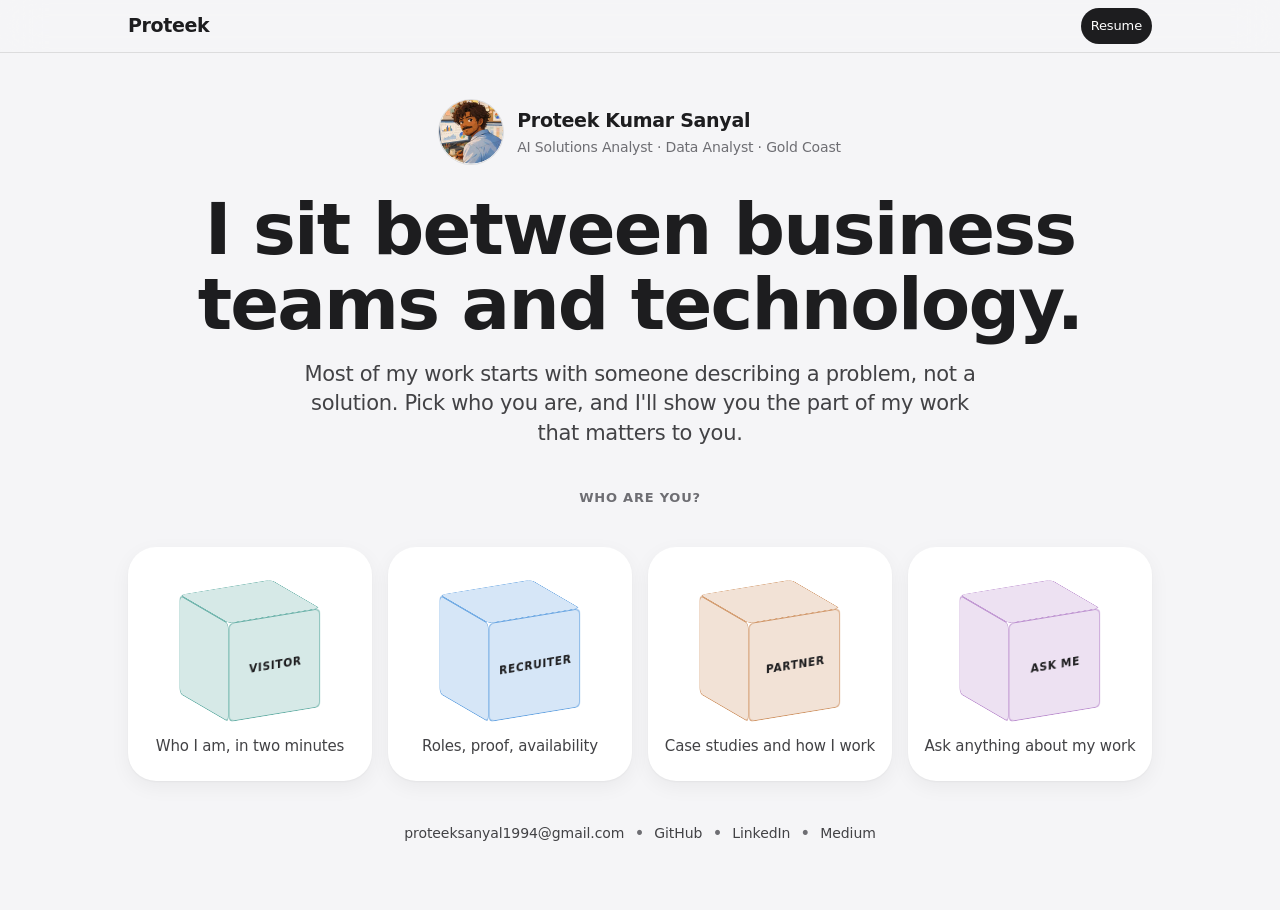
<file: index.html>
<!doctype html>
<html lang="en">
<head>
  <meta charset="utf-8" />
  <meta name="viewport" content="width=device-width, initial-scale=1" />
  <title>Proteek Kumar Sanyal · Portfolio</title>
  <meta name="description" content="Proteek Kumar Sanyal sits between business teams and technology. Pick who you are and see the part of his work that matters to you." />
  <meta name="color-scheme" content="light dark" />
  <meta name="theme-color" content="#f5f5f7" media="(prefers-color-scheme: light)" />
  <meta name="theme-color" content="#000000" media="(prefers-color-scheme: dark)" />
  <link rel="canonical" href="https://proteek-dev.github.io/portfolio/" />
  <link rel="icon" type="image/svg+xml" href="assets/img/favicon.svg" />

  <meta property="og:type" content="website" />
  <meta property="og:title" content="Proteek Kumar Sanyal · Portfolio" />
  <meta property="og:description" content="Proteek Kumar Sanyal sits between business teams and technology. Pick who you are and see the part of his work that matters to you." />
  <meta property="og:url" content="https://proteek-dev.github.io/portfolio/" />
  <meta property="og:image" content="https://proteek-dev.github.io/portfolio/assets/img/og-image.jpg" />
  <meta property="og:image:width" content="1200" />
  <meta property="og:image:height" content="630" />
  <meta property="og:image:alt" content="Proteek Kumar Sanyal, AI Solutions Analyst | Business &amp; Systems Analyst | Data Analyst" />
  <meta name="twitter:card" content="summary_large_image" />

  <link rel="stylesheet" href="assets/css/base.css" />
  <link rel="stylesheet" href="assets/css/index.css" />
</head>
<body class="theme theme-index">
  <a class="btn skip-link" href="#main">Skip to content</a>

  <!-- @gen:topbar -->
  <header class="topbar">
    <a class="brand" href="index.html" aria-label="Proteek, home">
      <span class="brand-title">Proteek</span>
    </a>
    <nav class="top-actions" aria-label="Site">
      <a class="btn" href="assets/Proteek_Sanyal_Resume.pdf" target="_blank" rel="noopener">Resume</a>
    </nav>
  </header>
  <!-- @end -->

  <main id="main" class="portal" aria-label="Choose a lens">
    <div class="portal-center">
      <div class="portal-title">
        <div class="identity">
          <img class="identity-photo" src="assets/img/portrait-256.webp" alt="Proteek Kumar Sanyal" width="72" height="72" />
          <div class="identity-text">
            <div class="identity-name">Proteek Kumar Sanyal</div>
            <div class="identity-role">AI Solutions Analyst · Data Analyst · Gold Coast</div>
          </div>
        </div>
        <h1>I sit between business teams and technology.</h1>
        <p>Most of my work starts with someone describing a problem, not a solution. Pick who you are, and I'll show you the part of my work that matters to you.</p>
        <div class="kicker">WHO ARE YOU?</div>
      </div>

      <div class="lens-grid">
        <!-- VISITOR -->
        <button class="lens" data-mode="visitor" data-href="visitor.html" aria-label="Visitor lens">
          <div class="cube" aria-hidden="true">
            <div class="face front"></div><div class="face back"></div><div class="face right"></div>
            <div class="face left"></div><div class="face top"></div><div class="face bottom"></div>
            <div class="cube-text">VISITOR</div>
          </div>
          <div class="lens-meta">
            <div class="lens-desc">Who I am, in two minutes</div>
          </div>
        </button>

        <!-- RECRUITER -->
        <button class="lens" data-mode="recruiter" data-href="recruiter.html" aria-label="Recruiter lens">
          <div class="cube" aria-hidden="true">
            <div class="face front"></div><div class="face back"></div><div class="face right"></div>
            <div class="face left"></div><div class="face top"></div><div class="face bottom"></div>
            <div class="cube-text">RECRUITER</div>
          </div>
          <div class="lens-meta">
            <div class="lens-desc">Roles, proof, availability</div>
          </div>
        </button>

        <!-- PARTNER -->
        <button class="lens" data-mode="partner" data-href="partner.html" aria-label="Partner lens">
          <div class="cube" aria-hidden="true">
            <div class="face front"></div><div class="face back"></div><div class="face right"></div>
            <div class="face left"></div><div class="face top"></div><div class="face bottom"></div>
            <div class="cube-text">PARTNER</div>
          </div>
          <div class="lens-meta">
            <div class="lens-desc">Case studies and how I work</div>
          </div>
        </button>

        <!-- ASK ME -->
        <button class="lens" data-mode="ask" data-href="ask.html" aria-label="Ask Me lens">
          <div class="cube" aria-hidden="true">
            <div class="face front"></div><div class="face back"></div><div class="face right"></div>
            <div class="face left"></div><div class="face top"></div><div class="face bottom"></div>
            <div class="cube-text">ASK ME</div>
          </div>
          <div class="lens-meta">
            <div class="lens-desc">Ask anything about my work</div>
          </div>
        </button>
      </div>

      <!-- @gen:contact:portal -->
      <div class="portal-foot">
        <a class="mini" href="mailto:proteeksanyal1994@gmail.com">proteeksanyal1994@gmail.com</a>
        <span class="dot" aria-hidden="true">•</span>
        <a class="mini" href="https://github.com/proteek-dev" target="_blank" rel="noopener">GitHub</a>
        <span class="dot" aria-hidden="true">•</span>
        <a class="mini" href="https://www.linkedin.com/in/proteeksanyal/" target="_blank" rel="noopener">LinkedIn</a>
        <span class="dot" aria-hidden="true">•</span>
        <a class="mini" href="https://proteeksanyal.medium.com" target="_blank" rel="noopener">Medium</a>
      </div>
      <!-- @end -->
    </div>
  </main>

  <script src="assets/js/motion.js"></script>
  <script src="assets/js/app.js"></script>
  <script src="assets/js/index.js"></script>
</body>
</html>
</file>
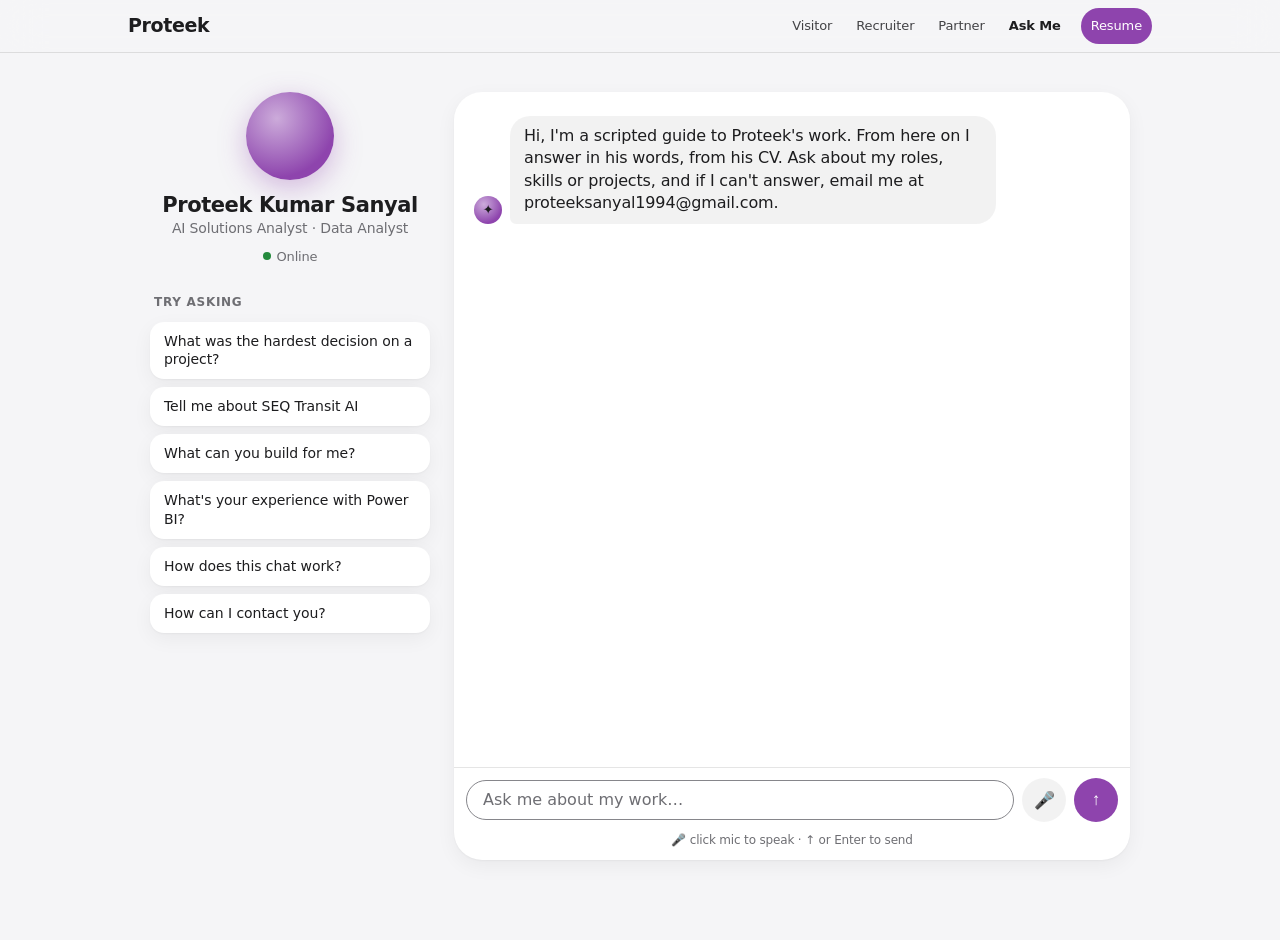
<file: ask.html>
<!doctype html>
<html lang="en">
<head>
  <meta charset="utf-8" />
  <meta name="viewport" content="width=device-width, initial-scale=1" />
  <title>Ask Me · Proteek Kumar Sanyal</title>
  <meta name="description" content="A scripted guide to Proteek Kumar Sanyal&#x27;s work. Ask about his roles, skills and projects, answered from his CV." />
  <meta name="color-scheme" content="light dark" />
  <meta name="theme-color" content="#f5f5f7" media="(prefers-color-scheme: light)" />
  <meta name="theme-color" content="#000000" media="(prefers-color-scheme: dark)" />
  <link rel="canonical" href="https://proteek-dev.github.io/portfolio/ask.html" />
  <link rel="icon" type="image/svg+xml" href="assets/img/favicon.svg" />

  <meta property="og:type" content="website" />
  <meta property="og:title" content="Ask Me · Proteek Kumar Sanyal" />
  <meta property="og:description" content="A scripted guide to Proteek Kumar Sanyal&#x27;s work. Ask about his roles, skills and projects, answered from his CV." />
  <meta property="og:url" content="https://proteek-dev.github.io/portfolio/ask.html" />
  <meta property="og:image" content="https://proteek-dev.github.io/portfolio/assets/img/og-image.jpg" />
  <meta property="og:image:width" content="1200" />
  <meta property="og:image:height" content="630" />
  <meta property="og:image:alt" content="Proteek Kumar Sanyal, AI Solutions Analyst | Business &amp; Systems Analyst | Data Analyst" />
  <meta name="twitter:card" content="summary_large_image" />

  <link rel="stylesheet" href="assets/css/base.css" />
  <link rel="stylesheet" href="assets/css/mode.css" />

  <link rel="stylesheet" href="assets/css/ask.css" />
</head>
<body class="theme theme-ask" data-mode="ask">
  <a class="btn skip-link" href="#main">Skip to content</a>

  <!-- @gen:topbar -->
  <header class="topbar">
    <a class="brand" href="index.html" aria-label="Proteek, home">
      <span class="brand-title">Proteek</span>
    </a>
    <nav class="top-actions" aria-label="Site">
      <a class="btn" href="visitor.html">Visitor</a>
      <a class="btn" href="recruiter.html">Recruiter</a>
      <a class="btn" href="partner.html">Partner</a>
      <a class="btn" href="ask.html" aria-current="page">Ask Me</a>
      <a class="btn" href="assets/Proteek_Sanyal_Resume.pdf" target="_blank" rel="noopener">Resume</a>
    </nav>
  </header>
  <!-- @end -->

  <main id="main" class="page">
    <div class="persona-layout">

      <!-- ── Left: Identity ──────────────────────────────────── -->
      <aside class="identity-panel">
        <div class="orb-wrap">
          <div class="orb" id="orb" aria-hidden="true"></div>
          <div>
            <h1 class="identity-name">Proteek Kumar Sanyal</h1>
            <p class="identity-role">AI Solutions Analyst · Data Analyst</p>
            <div class="status-row">
              <div class="status-dot" id="statusDot"></div>
              <span id="statusLabel">Online</span>
            </div>
          </div>
        </div>

        <div class="suggestions-wrap">
          <p class="suggestions-label">TRY ASKING</p>
          <div class="suggestions-list" id="suggestList"></div>
        </div>
      </aside>

      <!-- ── Right: Chat ─────────────────────────────────────── -->
      <div class="chat-panel">
        <div class="messages-area" id="messages" role="log" aria-live="polite" aria-label="Conversation"></div>

        <div class="input-row">
          <input
            type="text"
            id="chatInput"
            placeholder="Ask me about my work…"
            autocomplete="off"
            aria-label="Chat input"
            disabled
          />
          <button class="icon-btn mic" id="micBtn" title="Hold to speak" aria-label="Toggle voice input">🎤</button>
          <button class="icon-btn send" id="sendBtn" title="Send" aria-label="Send message" disabled>↑</button>
        </div>
        <p class="voice-hint" id="voiceHint">🎤 click mic to speak &nbsp;·&nbsp; ↑ or Enter to send</p>
      </div>

    </div>
  </main>

  <script src="assets/js/motion.js"></script>
  <script src="assets/js/app.js"></script>
  <script src="assets/js/ask-engine.js"></script>
  <script>
  (async () => {
    /* ── Load persona data ───────────────────────────────────── */
    let P;
    try {
      const r = await fetch('assets/persona.json');
      if (!r.ok) throw new Error(r.status);
      P = await r.json();
    } catch (e) {
      console.error('persona.json failed to load:', e);
      document.getElementById('messages').innerHTML =
        '<p class="load-error">Could not load persona data. Make sure assets/persona.json exists.</p>';
      return;
    }

    /* ── Elements ────────────────────────────────────────────── */
    const messagesEl  = document.getElementById('messages');
    const chatInput   = document.getElementById('chatInput');
    const sendBtn     = document.getElementById('sendBtn');
    const micBtn      = document.getElementById('micBtn');
    const orb         = document.getElementById('orb');
    const statusDot   = document.getElementById('statusDot');
    const statusLabel = document.getElementById('statusLabel');
    const voiceHint   = document.getElementById('voiceHint');
    const suggestList = document.getElementById('suggestList');

    /* ── Suggestion chips ────────────────────────────────────── */
    const SUGGESTIONS = [
      "What was the hardest decision on a project?",
      "Tell me about SEQ Transit AI",
      "What can you build for me?",
      "What's your experience with Power BI?",
      "How does this chat work?",
      "How can I contact you?",
    ];
    SUGGESTIONS.forEach(s => {
      const b = document.createElement('button');
      b.className = 'suggest-btn';
      b.textContent = s;
      b.addEventListener('click', () => { chatInput.value = s; handleSend(); });
      suggestList.appendChild(b);
    });

    /* ── Rule engine (assets/js/ask-engine.js) ─────────────── */
    const chatState = {};

    /* ── State helpers ───────────────────────────────────────── */
    function setOrbState(state) {
      orb.className       = 'orb' + (state ? ' ' + state : '');
      statusDot.className = 'status-dot' + (state ? ' ' + state : '');
      statusLabel.textContent =
        state === 'listening' ? 'Listening…' :
        state === 'speaking'  ? 'Speaking…'  : 'Online';
    }

    /* ── UI builders ─────────────────────────────────────────── */
    function addMessage(text, role) {
      const wrap   = document.createElement('div');
      wrap.className = `message ${role}`;

      const av     = document.createElement('div');
      av.className = `msg-av ${role === 'ai' ? 'ai-av' : 'user-av'}`;
      av.textContent = role === 'ai' ? '✦' : 'You';

      const bubble = document.createElement('div');
      bubble.className = 'msg-bubble';
      bubble.textContent = text;

      wrap.appendChild(av);
      wrap.appendChild(bubble);
      messagesEl.appendChild(wrap);
      scrollToBottom();
      return wrap;
    }

    function showTyping() {
      const wrap   = document.createElement('div');
      wrap.className = 'message ai';

      const av = document.createElement('div');
      av.className = 'msg-av ai-av';
      av.textContent = '✦';

      const bubble = document.createElement('div');
      bubble.className = 'msg-bubble';

      const dots = document.createElement('div');
      dots.className = 'typing-dots';
      dots.innerHTML = '<span></span><span></span><span></span>';
      bubble.appendChild(dots);

      wrap.appendChild(av);
      wrap.appendChild(bubble);
      messagesEl.appendChild(wrap);
      scrollToBottom();
      return wrap;
    }

    function scrollToBottom() {
      messagesEl.scrollTop = messagesEl.scrollHeight;
    }

    /* ── TTS ─────────────────────────────────────────────────── */
    const synth = window.speechSynthesis;
    let preferredVoice = null;

    function pickVoice() {
      const voices = synth.getVoices();
      const en = voices.filter(v => v.lang.startsWith('en'));
      preferredVoice =
        en.find(v => /male/i.test(v.name) && v.lang === 'en-AU') ||
        en.find(v => /male/i.test(v.name)) ||
        en.find(v => ['Google UK English Male', 'Daniel', 'Alex', 'Fred', 'Microsoft David', 'Microsoft Mark', 'Microsoft Guy'].some(n => v.name.includes(n))) ||
        en.find(v => v.lang === 'en-AU') ||
        en[0] ||
        null;
    }
    if (synth.onvoiceschanged !== undefined) synth.onvoiceschanged = pickVoice;
    pickVoice();

    function speak(text) {
      return new Promise(resolve => {
        if (!synth) { resolve(); return; }
        synth.cancel();
        const utt = new SpeechSynthesisUtterance(text);
        if (preferredVoice) utt.voice = preferredVoice;
        utt.rate   = 1.0;
        utt.pitch  = 1.0;
        utt.volume = 1.0;
        setOrbState('speaking');
        const done = () => { setOrbState(''); resolve(); };
        utt.onend   = done;
        utt.onerror = done;
        synth.speak(utt);
      });
    }

    /* ── STT ─────────────────────────────────────────────────── */
    const SR = window.SpeechRecognition || window.webkitSpeechRecognition;
    const MIC_HINT = `🎤 ${matchMedia('(pointer: coarse)').matches ? 'tap' : 'click'} mic to speak · ↑ or Enter to send`;
    let recognition   = null;
    let isListening   = false;

    if (SR) {
      recognition = new SR();
      recognition.lang = 'en-AU';
      recognition.continuous      = false;
      recognition.interimResults  = false;
      recognition.maxAlternatives = 1;
      voiceHint.textContent = MIC_HINT;

      recognition.onstart = () => {
        isListening = true;
        micBtn.classList.add('active');
        setOrbState('listening');
        voiceHint.textContent = '🎤 Listening — speak now…';
        voiceHint.classList.add('active');
      };
      recognition.onresult = e => {
        const transcript = e.results[0][0].transcript.trim();
        chatInput.value = transcript;
        stopListening();
        setTimeout(handleSend, 200);
      };
      recognition.onend  = stopListening;
      recognition.onerror = ev => {
        stopListening();
        if (ev.error !== 'no-speech') {
          voiceHint.textContent = `Voice error: ${ev.error}`;
        }
      };
    } else {
      // No speech recognition: hide the mic rather than show a button that does nothing
      micBtn.style.display = 'none';
      voiceHint.textContent = '↑ or Enter to send';
    }

    function stopListening() {
      isListening = false;
      micBtn.classList.remove('active');
      if (statusLabel.textContent === 'Listening…') setOrbState('');
      voiceHint.textContent = MIC_HINT;
      voiceHint.classList.remove('active');
    }

    micBtn.addEventListener('click', () => {
      if (!recognition) return;
      if (isListening) {
        recognition.stop();
      } else {
        synth?.cancel();
        recognition.start();
      }
    });

    /* ── Send flow ───────────────────────────────────────────── */
    let busy = false;
    let userHasSent = false;

    async function handleSend() {
      const text = chatInput.value.trim();
      if (!text || busy) return;
      busy = true;
      userHasSent = true;
      chatInput.value = '';

      addMessage(text, 'user');
      const typing = showTyping();

      // brief thinking delay
      await new Promise(r => setTimeout(r, 380 + Math.random() * 520));

      const response = AskEngine.findResponse(P, text, chatState);
      typing.remove();
      addMessage(response, 'ai');
      await speak(response);

      busy = false;
    }

    sendBtn.addEventListener('click', handleSend);
    chatInput.addEventListener('keydown', e => {
      if (e.key === 'Enter' && !e.shiftKey) { e.preventDefault(); handleSend(); }
    });

    /* ── Boot greeting ───────────────────────────────────────── */
    // Render now so it is always the first message, then enable the input.
    // Speech starts a moment later, and is skipped if the visitor has already asked something.
    const greeting = AskEngine.pick(P.greeting);
    addMessage(greeting, 'ai');
    chatInput.disabled = false;
    sendBtn.disabled = false;
    setTimeout(() => { if (!userHasSent) speak(greeting); }, 700);

  })();
  </script>
</body>
</html>
</file>
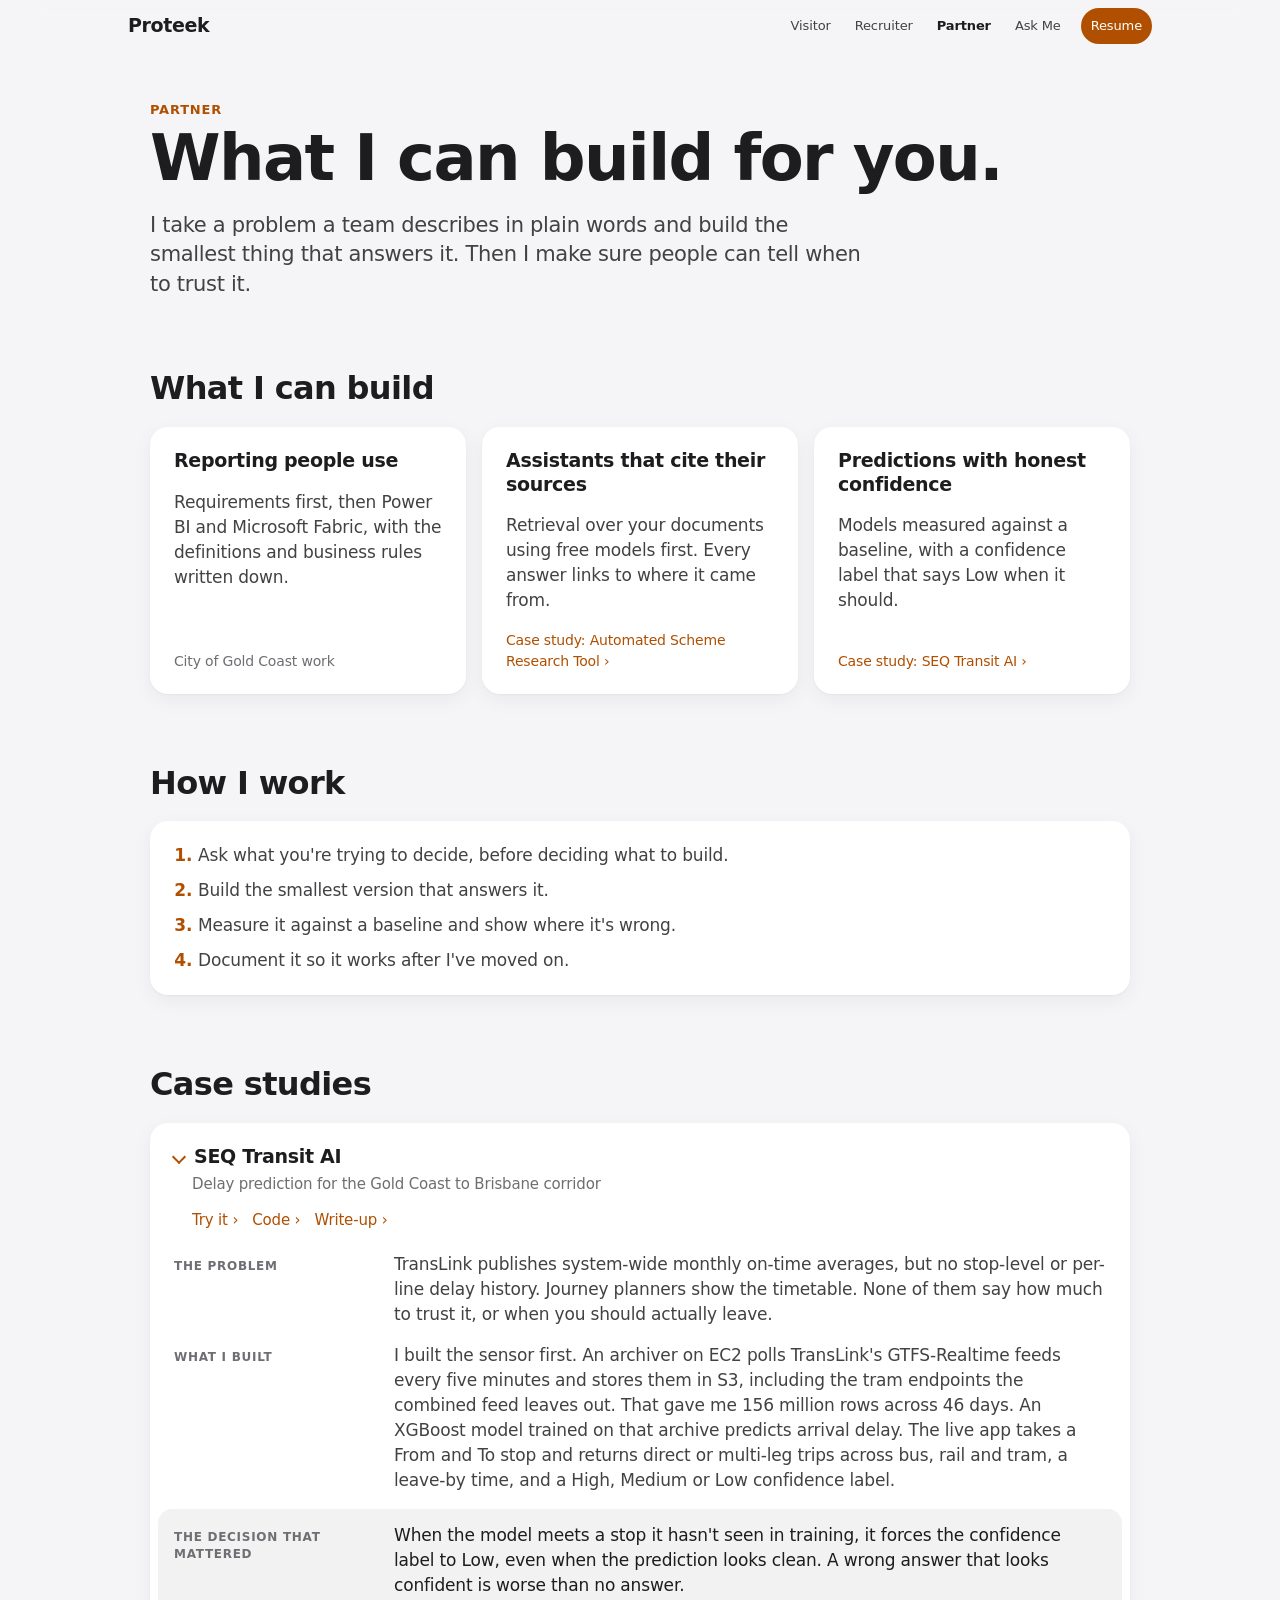
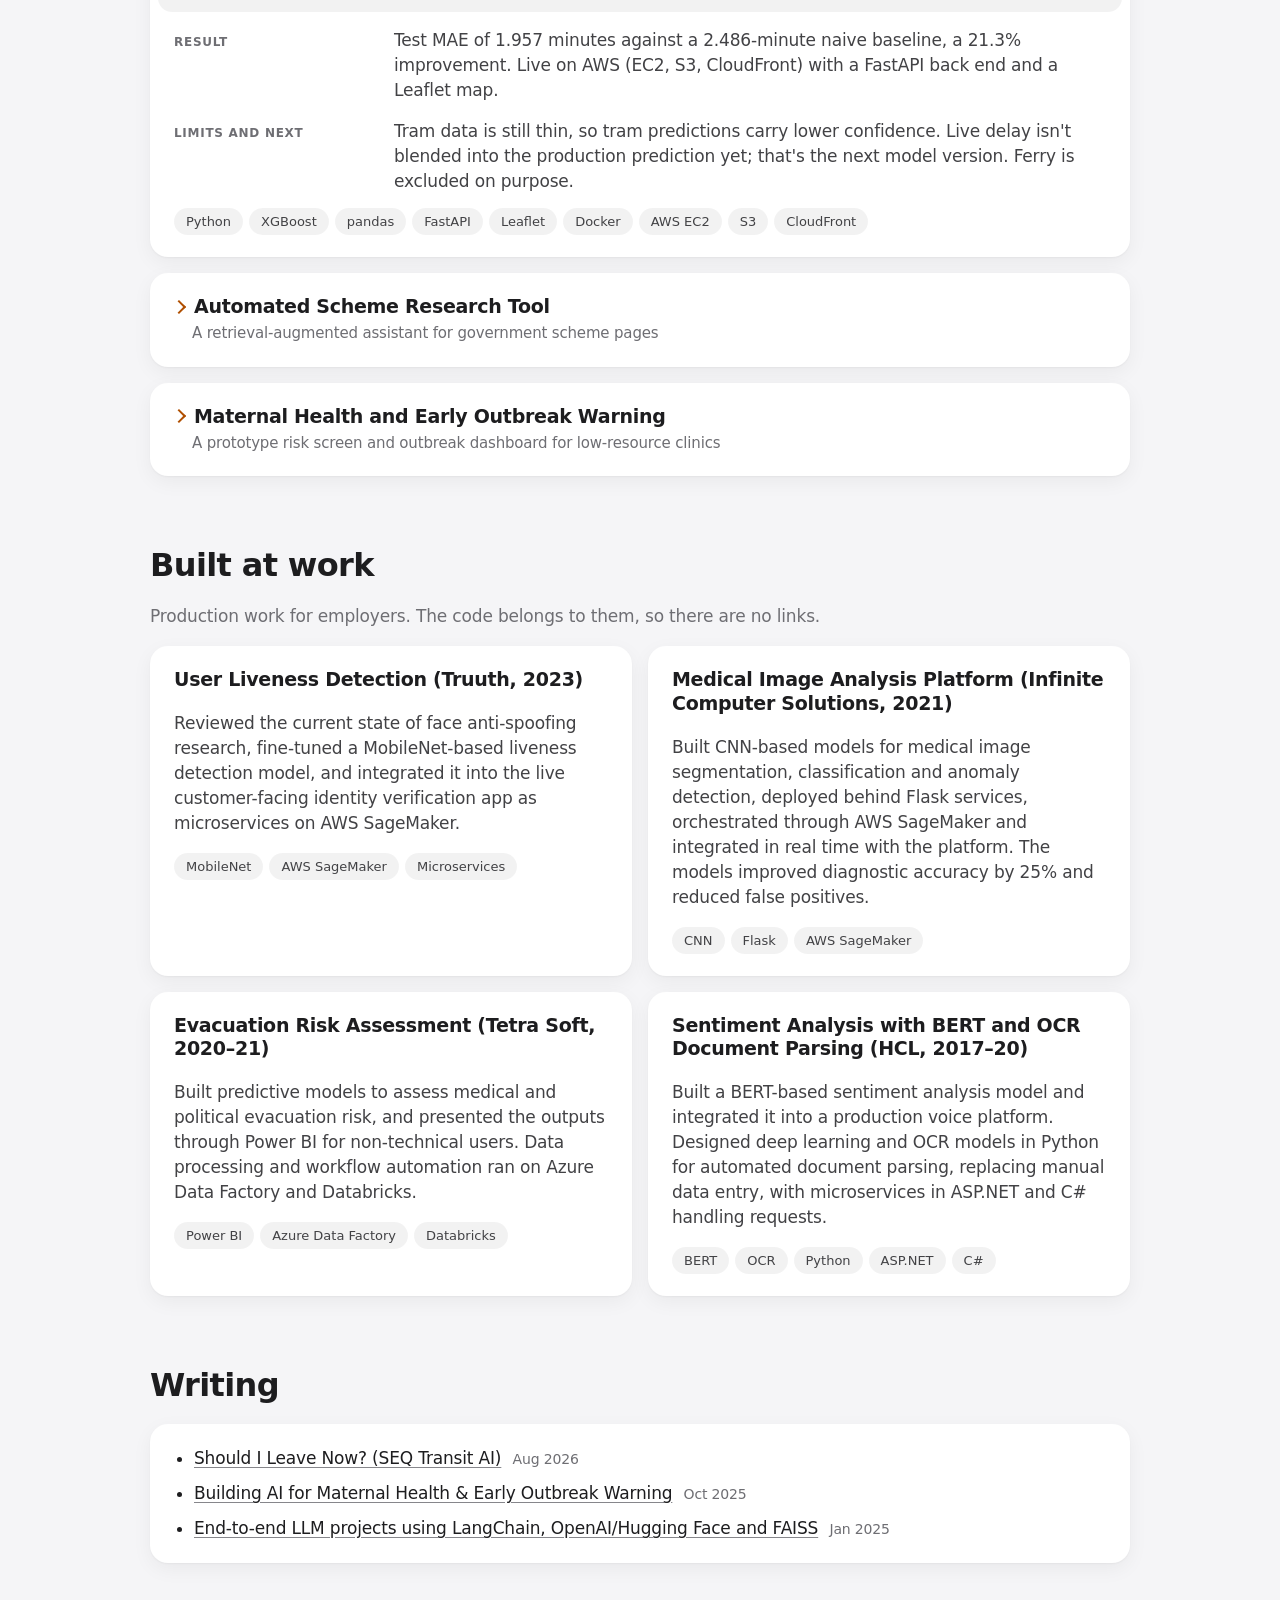
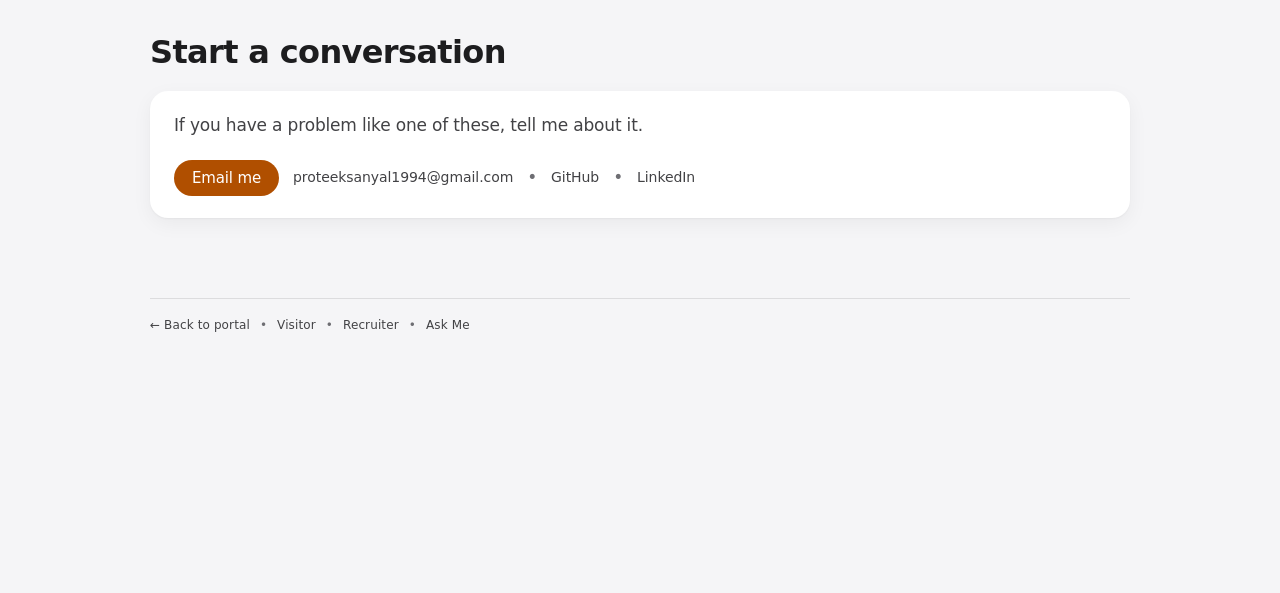
<file: developer.html>
<!doctype html>
<html lang="en">
<head>
  <meta charset="utf-8" />
  <meta http-equiv="refresh" content="0; url=partner.html" />
  <link rel="canonical" href="https://proteek-dev.github.io/portfolio/partner.html" />
  <meta name="robots" content="noindex" />
</head>
<body>
  <p><a href="partner.html">This page moved to partner.html</a></p>
</body>
</html>
</file>
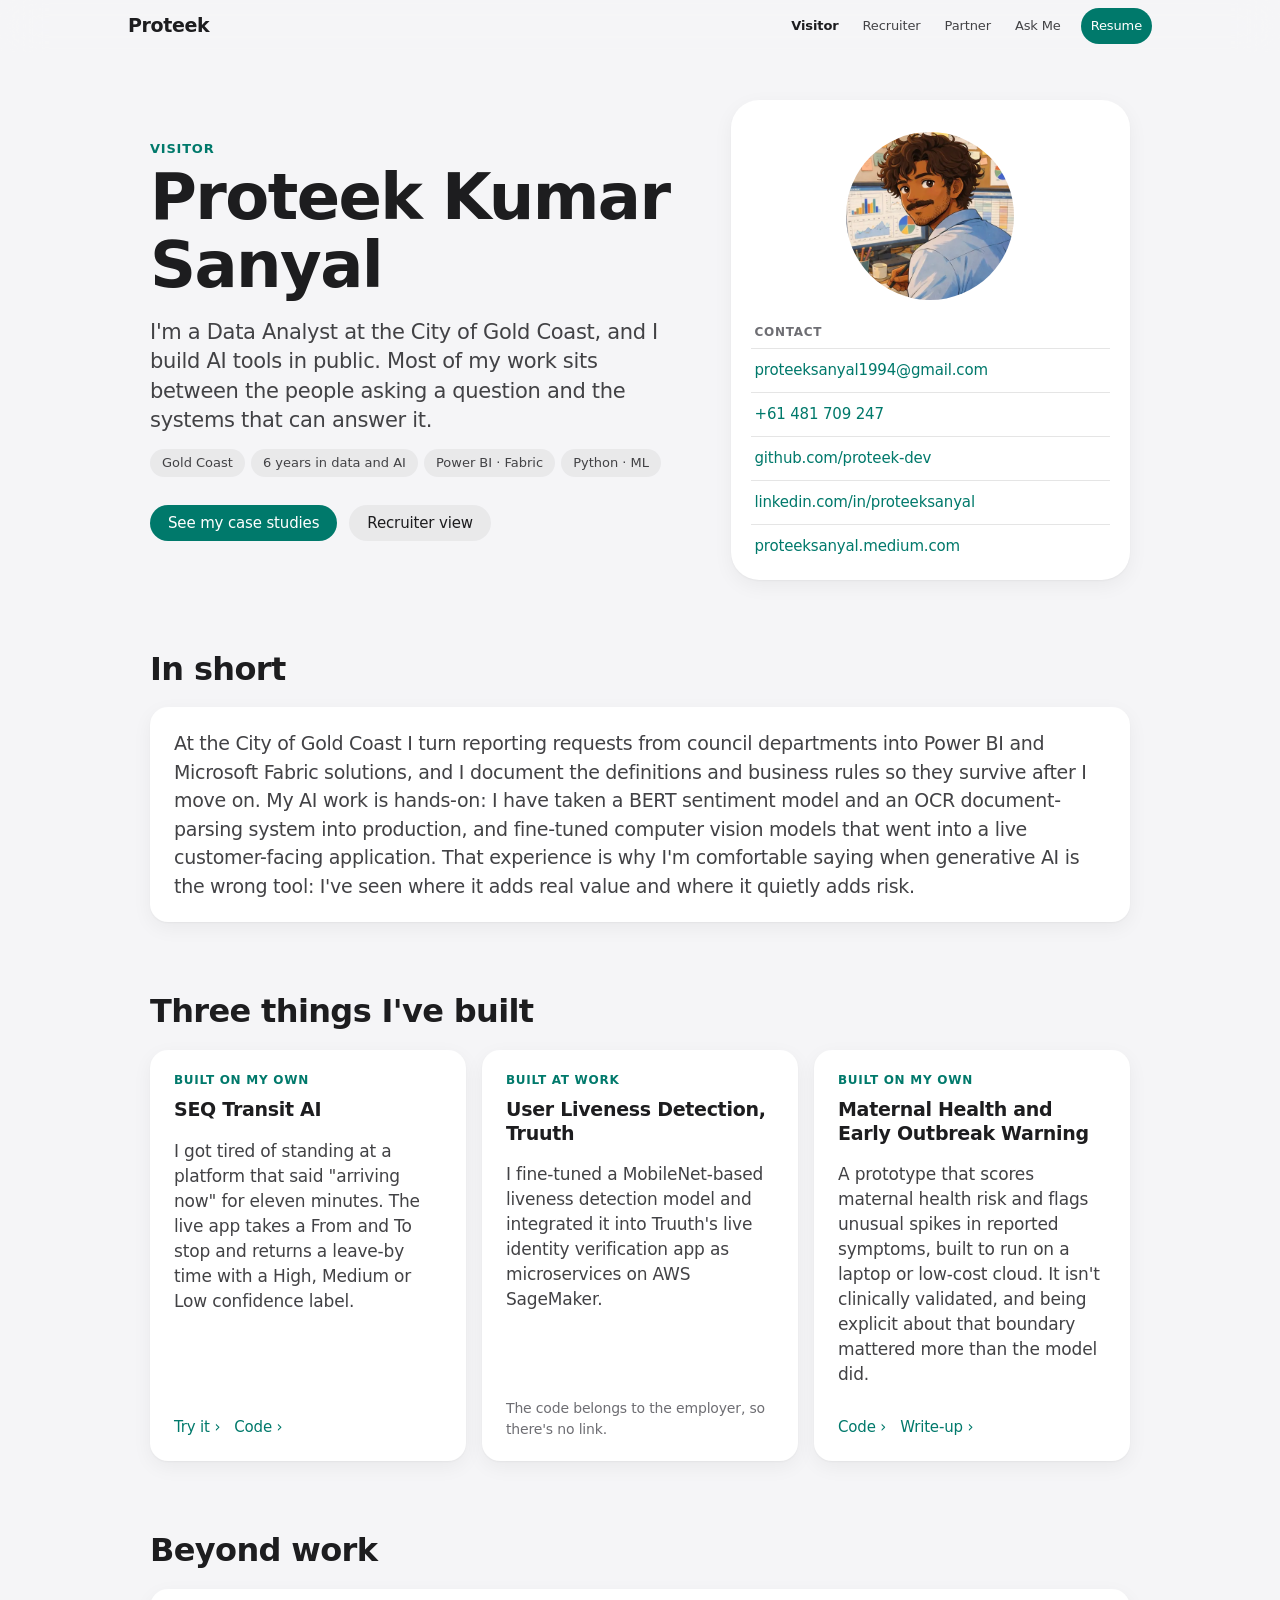
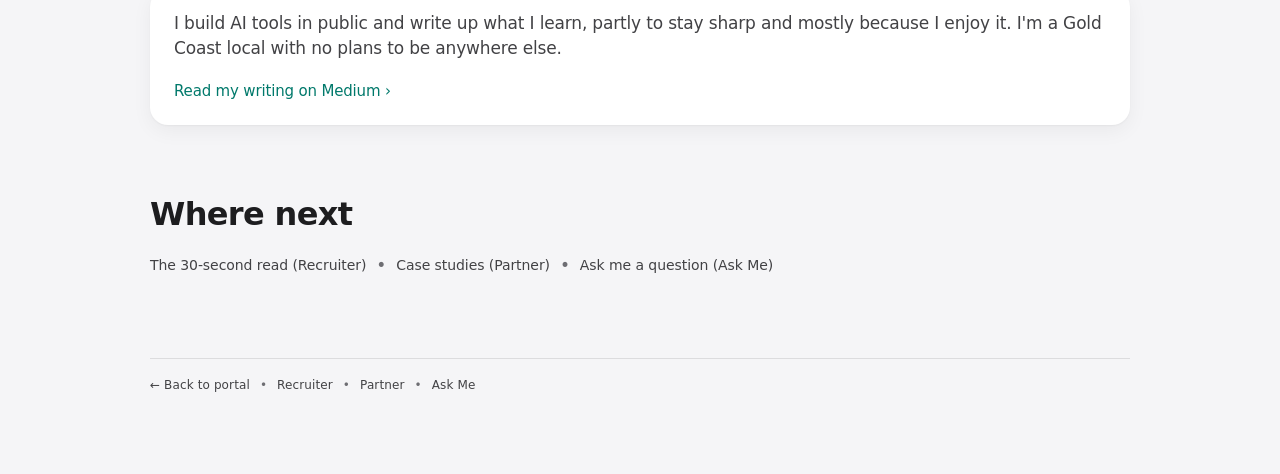
<file: looker.html>
<!doctype html>
<html lang="en">
<head>
  <meta charset="utf-8" />
  <meta http-equiv="refresh" content="0; url=visitor.html" />
  <link rel="canonical" href="https://proteek-dev.github.io/portfolio/visitor.html" />
  <meta name="robots" content="noindex" />
</head>
<body>
  <p><a href="visitor.html">This page moved to visitor.html</a></p>
</body>
</html>
</file>
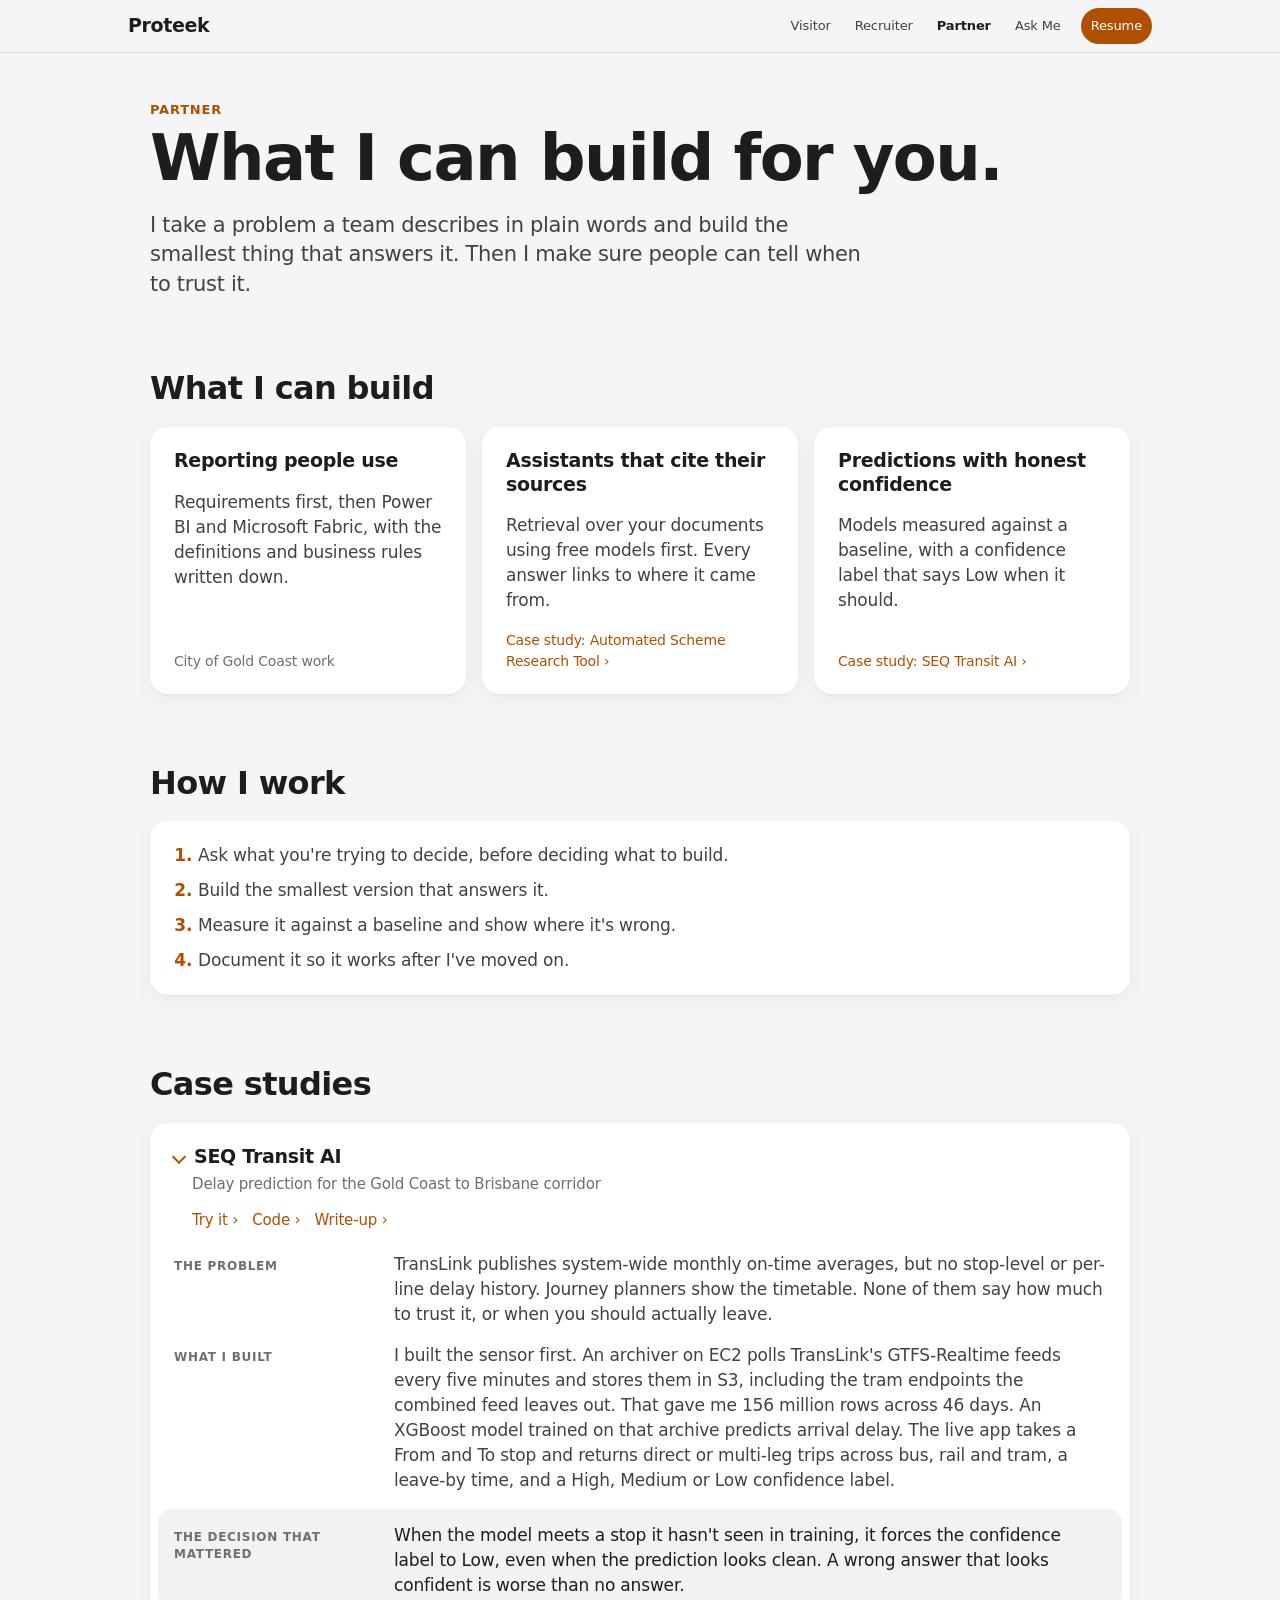
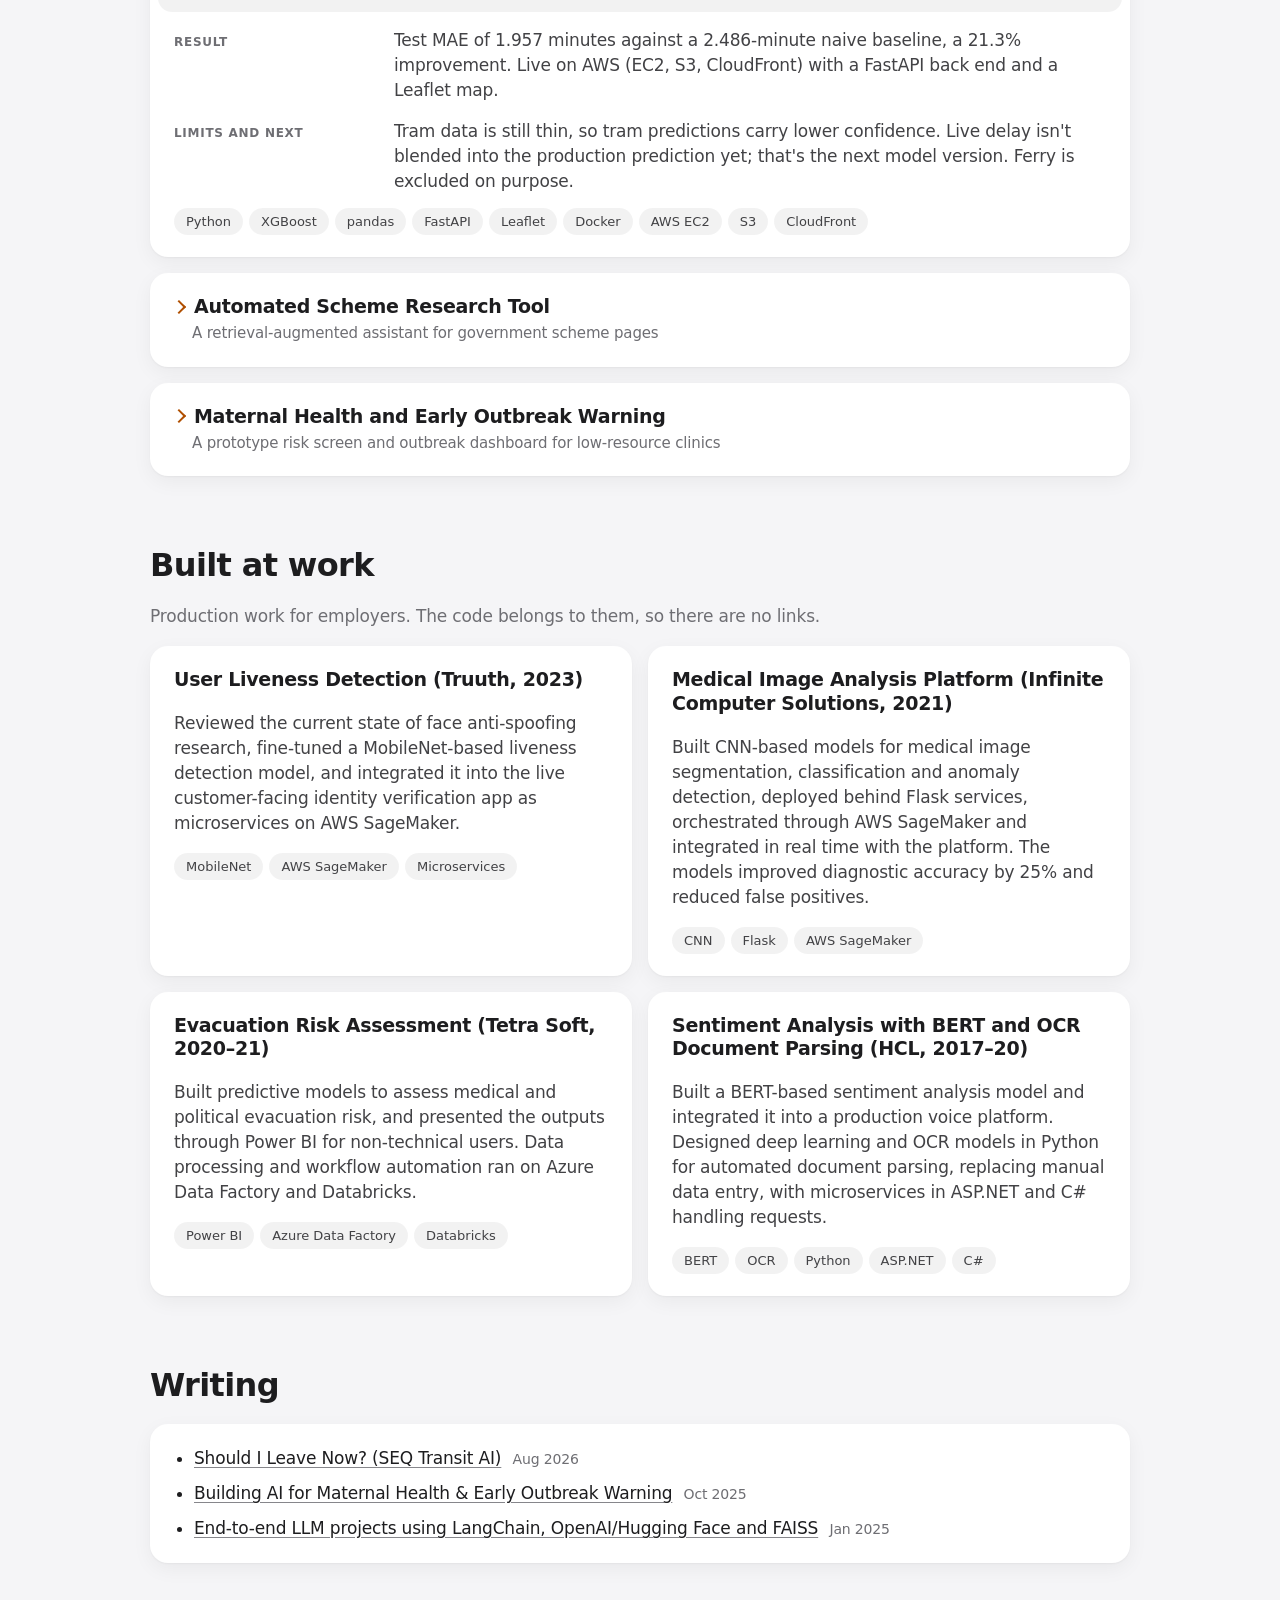
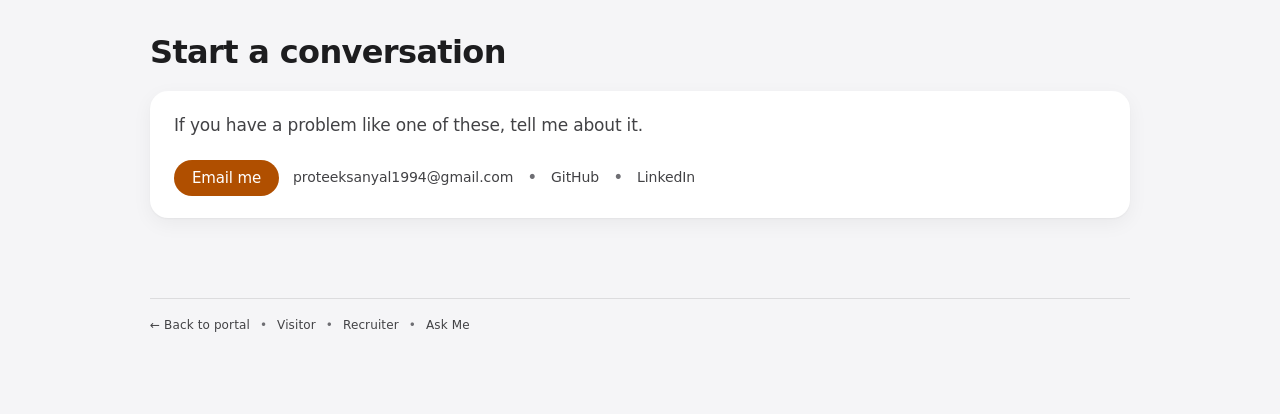
<file: partner.html>
<!doctype html>
<html lang="en">
<head>
  <meta charset="utf-8" />
  <meta name="viewport" content="width=device-width, initial-scale=1" />
  <title>Partner · Proteek Kumar Sanyal</title>
  <meta name="description" content="Projects by Proteek Kumar Sanyal: SEQ Transit AI, Automated Scheme Research Tool, Maternal Health and Early Outbreak Warning, plus work builds." />
  <meta name="color-scheme" content="light dark" />
  <meta name="theme-color" content="#f5f5f7" media="(prefers-color-scheme: light)" />
  <meta name="theme-color" content="#000000" media="(prefers-color-scheme: dark)" />
  <link rel="canonical" href="https://proteek-dev.github.io/portfolio/partner.html" />
  <link rel="icon" type="image/svg+xml" href="assets/img/favicon.svg" />

  <meta property="og:type" content="website" />
  <meta property="og:title" content="Partner · Proteek Kumar Sanyal" />
  <meta property="og:description" content="Projects by Proteek Kumar Sanyal: SEQ Transit AI, Automated Scheme Research Tool, Maternal Health and Early Outbreak Warning, plus work builds." />
  <meta property="og:url" content="https://proteek-dev.github.io/portfolio/partner.html" />
  <meta property="og:image" content="https://proteek-dev.github.io/portfolio/assets/img/og-image.jpg" />
  <meta property="og:image:width" content="1200" />
  <meta property="og:image:height" content="630" />
  <meta property="og:image:alt" content="Proteek Kumar Sanyal, AI Solutions Analyst | Business &amp; Systems Analyst | Data Analyst" />
  <meta name="twitter:card" content="summary_large_image" />

  <link rel="stylesheet" href="assets/css/base.css" />
  <link rel="stylesheet" href="assets/css/mode.css" />
</head>
<body class="theme theme-partner" data-mode="partner">
  <a class="btn skip-link" href="#main">Skip to content</a>

  <!-- @gen:topbar -->
  <header class="topbar">
    <a class="brand" href="index.html" aria-label="Proteek, home">
      <span class="brand-title">Proteek</span>
    </a>
    <nav class="top-actions" aria-label="Site">
      <a class="btn" href="visitor.html">Visitor</a>
      <a class="btn" href="recruiter.html">Recruiter</a>
      <a class="btn" href="partner.html" aria-current="page">Partner</a>
      <a class="btn" href="ask.html">Ask Me</a>
      <a class="btn" href="assets/Proteek_Sanyal_Resume.pdf" target="_blank" rel="noopener">Resume</a>
    </nav>
  </header>
  <!-- @end -->

  <main id="main" class="page">
    <section class="hero compact">
      <div class="hero-left">
        <div class="kicker">PARTNER</div>
        <h1>What I can build for you.</h1>
        <p class="lead">I take a problem a team describes in plain words and build the smallest thing that answers it. Then I make sure people can tell when to trust it.</p>
      </div>
    </section>

    <section class="section">
      <h2>What I can build</h2>
      <div class="grid3">
        <div class="panel offer">
          <h3>Reporting people use</h3>
          <p>Requirements first, then Power BI and Microsoft Fabric, with the definitions and business rules written down.</p>
          <span class="offer-ref">City of Gold Coast work</span>
        </div>
        <div class="panel offer">
          <h3>Assistants that cite their sources</h3>
          <p>Retrieval over your documents using free models first. Every answer links to where it came from.</p>
          <a class="offer-ref" href="#scheme-tool">Case study: Automated Scheme Research Tool</a>
        </div>
        <div class="panel offer">
          <h3>Predictions with honest confidence</h3>
          <p>Models measured against a baseline, with a confidence label that says Low when it should.</p>
          <a class="offer-ref" href="#seq-transit">Case study: SEQ Transit AI</a>
        </div>
      </div>
    </section>

    <section class="section">
      <h2>How I work</h2>
      <div class="panel">
        <ol class="steps">
          <li>Ask what you&#x27;re trying to decide, before deciding what to build.</li>
          <li>Build the smallest version that answers it.</li>
          <li>Measure it against a baseline and show where it&#x27;s wrong.</li>
          <li>Document it so it works after I&#x27;ve moved on.</li>
        </ol>
      </div>
    </section>

    <section class="section">
      <h2>Case studies</h2>
      <div class="timeline">
      <article class="panel case" id="seq-transit">
        <details open>
          <summary>
            <h3>SEQ Transit AI</h3>
            <span class="case-sub">Delay prediction for the Gold Coast to Brisbane corridor</span>
          </summary>
          <div class="case-links proof-links"><a href="https://d17e9wvem3lbaq.cloudfront.net" target="_blank" rel="noopener">Try it</a><a href="https://github.com/proteek-dev/Transit-AI" target="_blank" rel="noopener">Code</a><a href="https://proteeksanyal.medium.com/should-i-leave-now-building-a-weather-app-for-my-commute-a85a3ef9b6ab" target="_blank" rel="noopener">Write-up</a></div>
          <div class="case-log">
            <div class="case-row">
              <div class="kicker">THE PROBLEM</div>
              <p>TransLink publishes system-wide monthly on-time averages, but no stop-level or per-line delay history. Journey planners show the timetable. None of them say how much to trust it, or when you should actually leave.</p>
            </div>
            <div class="case-row">
              <div class="kicker">WHAT I BUILT</div>
              <p>I built the sensor first. An archiver on EC2 polls TransLink&#x27;s GTFS-Realtime feeds every five minutes and stores them in S3, including the tram endpoints the combined feed leaves out. That gave me 156 million rows across 46 days. An XGBoost model trained on that archive predicts arrival delay. The live app takes a From and To stop and returns direct or multi-leg trips across bus, rail and tram, a leave-by time, and a High, Medium or Low confidence label.</p>
            </div>
            <div class="case-row decision">
              <div class="kicker">THE DECISION THAT MATTERED</div>
              <p>When the model meets a stop it hasn&#x27;t seen in training, it forces the confidence label to Low, even when the prediction looks clean. A wrong answer that looks confident is worse than no answer.</p>
            </div>
            <div class="case-row">
              <div class="kicker">RESULT</div>
              <p>Test MAE of 1.957 minutes against a 2.486-minute naive baseline, a 21.3% improvement. Live on AWS (EC2, S3, CloudFront) with a FastAPI back end and a Leaflet map.</p>
            </div>
            <div class="case-row">
              <div class="kicker">LIMITS AND NEXT</div>
              <p>Tram data is still thin, so tram predictions carry lower confidence. Live delay isn&#x27;t blended into the production prediction yet; that&#x27;s the next model version. Ferry is excluded on purpose.</p>
            </div>
          </div>
          <div class="chips"><span class="chip">Python</span><span class="chip">XGBoost</span><span class="chip">pandas</span><span class="chip">FastAPI</span><span class="chip">Leaflet</span><span class="chip">Docker</span><span class="chip">AWS EC2</span><span class="chip">S3</span><span class="chip">CloudFront</span></div>
        </details>
      </article>
      <article class="panel case" id="scheme-tool">
        <details>
          <summary>
            <h3>Automated Scheme Research Tool</h3>
            <span class="case-sub">A retrieval-augmented assistant for government scheme pages</span>
          </summary>
          <div class="case-links proof-links"><a href="https://github.com/proteek-dev/ASRT" target="_blank" rel="noopener">Code</a><a href="https://proteeksanyal.medium.com/end-to-end-llm-projects-using-langchain-openai-huggingface-and-faissv-3a00ce01a273" target="_blank" rel="noopener">Write-up</a></div>
          <div class="case-log">
            <div class="case-row">
              <div class="kicker">THE PROBLEM</div>
              <p>Government schemes go unused because the details sit in long pages nobody reads: who is eligible, what you get, how to apply, which documents you need.</p>
            </div>
            <div class="case-row">
              <div class="kicker">WHAT I BUILT</div>
              <p>A retrieval-augmented assistant. You give it scheme URLs or a file of URLs. LangChain loads the pages, SentenceTransformers embeds them, and a FAISS index finds the passage closest to your question. DistilBERT extracts the answer from that passage, and the Streamlit chat shows the answer with its source URL and a short summary. The index is saved to disk, so the same pages aren&#x27;t processed twice.</p>
            </div>
            <div class="case-row decision">
              <div class="kicker">THE DECISION THAT MATTERED</div>
              <p>It runs on free Hugging Face models. A tool that only works with a paid API key isn&#x27;t much use to the organisations that need it most.</p>
            </div>
            <div class="case-row">
              <div class="kicker">RESULT</div>
              <p>A working end-to-end RAG pipeline that cites its source for every answer. The same pattern applies to internal policy and procedure documents.</p>
            </div>
            <div class="case-row">
              <div class="kicker">LIMITS AND NEXT</div>
              <p>It retrieves a single best passage per question, and the summary is a short extract from that passage. Next: categorise schemes by topic and update the index as new URLs are added.</p>
            </div>
          </div>
          <div class="chips"><span class="chip">Python</span><span class="chip">LangChain</span><span class="chip">Hugging Face SentenceTransformers</span><span class="chip">FAISS</span><span class="chip">DistilBERT</span><span class="chip">Streamlit</span></div>
        </details>
      </article>
      <article class="panel case" id="maternal-health">
        <details>
          <summary>
            <h3>Maternal Health and Early Outbreak Warning</h3>
            <span class="case-sub">A prototype risk screen and outbreak dashboard for low-resource clinics</span>
          </summary>
          <div class="case-links proof-links"><a href="https://github.com/proteek-dev/Maternal-Health-Early-Warning" target="_blank" rel="noopener">Code</a><a href="https://proteeksanyal.medium.com/building-ai-for-maternal-health-early-outbreak-warning-open-source-mvp-b2aaf83bc8e3" target="_blank" rel="noopener">Write-up</a></div>
          <div class="case-log">
            <div class="case-row">
              <div class="kicker">THE PROBLEM</div>
              <p>Prompted by the UNCTAD white paper on AI for Good: low-resource clinics need to spot high-risk pregnancies and unusual symptom spikes early, on modest hardware.</p>
            </div>
            <div class="case-row">
              <div class="kicker">WHAT I BUILT</div>
              <p>A prototype with two parts. A maternal risk screen takes age, blood pressure, haemoglobin, gestational age and prior history, and returns a risk score. An outbreak dashboard tracks reported fever, cough and diarrhoea by location and flags unusual spikes. Streamlit front end, SQLite behind it.</p>
            </div>
            <div class="case-row decision">
              <div class="kicker">THE DECISION THAT MATTERED</div>
              <p>Logistic regression and z-score anomaly detection, nothing more sophisticated. A health worker has to be able to understand why a case was flagged, and it has to run on a laptop or low-cost cloud.</p>
            </div>
            <div class="case-row">
              <div class="kicker">RESULT</div>
              <p>A working, documented prototype trained and tested on synthetic data.</p>
            </div>
            <div class="case-row">
              <div class="kicker">LIMITS AND NEXT</div>
              <p>It&#x27;s a prototype. It isn&#x27;t a medical device and hasn&#x27;t been clinically validated. Encryption, hashed identifiers and bias testing across groups are listed as prerequisites before anyone takes it further. Being explicit about that boundary mattered more than the model did.</p>
            </div>
          </div>
          <div class="chips"><span class="chip">Python</span><span class="chip">scikit-learn</span><span class="chip">pandas</span><span class="chip">Streamlit</span><span class="chip">SQLite</span></div>
        </details>
      </article>
      </div>
    </section>

    <section class="section">
      <h2>Built at work</h2>
      <!-- @gen:work-projects -->
      <p class="muted">Production work for employers. The code belongs to them, so there are no links.</p>

      <div class="grid2">
        <article class="panel">
          <h3>User Liveness Detection (Truuth, 2023)</h3>
          <p>
            Reviewed the current state of face anti-spoofing research, fine-tuned a MobileNet-based liveness detection model, and integrated it into the live customer-facing identity verification app as microservices on AWS SageMaker.
          </p>
          <div class="chips"><span class="chip">MobileNet</span><span class="chip">AWS SageMaker</span><span class="chip">Microservices</span></div>
        </article>
        <article class="panel">
          <h3>Medical Image Analysis Platform (Infinite Computer Solutions, 2021)</h3>
          <p>
            Built CNN-based models for medical image segmentation, classification and anomaly detection, deployed behind Flask services, orchestrated through AWS SageMaker and integrated in real time with the platform. The models improved diagnostic accuracy by 25% and reduced false positives.
          </p>
          <div class="chips"><span class="chip">CNN</span><span class="chip">Flask</span><span class="chip">AWS SageMaker</span></div>
        </article>
        <article class="panel">
          <h3>Evacuation Risk Assessment (Tetra Soft, 2020–21)</h3>
          <p>
            Built predictive models to assess medical and political evacuation risk, and presented the outputs through Power BI for non-technical users. Data processing and workflow automation ran on Azure Data Factory and Databricks.
          </p>
          <div class="chips"><span class="chip">Power BI</span><span class="chip">Azure Data Factory</span><span class="chip">Databricks</span></div>
        </article>
        <article class="panel">
          <h3>Sentiment Analysis with BERT and OCR Document Parsing (HCL, 2017–20)</h3>
          <p>
            Built a BERT-based sentiment analysis model and integrated it into a production voice platform.
            Designed deep learning and OCR models in Python for automated document parsing, replacing manual data entry, with microservices in ASP.NET and C# handling requests.
          </p>
          <div class="chips"><span class="chip">BERT</span><span class="chip">OCR</span><span class="chip">Python</span><span class="chip">ASP.NET</span><span class="chip">C#</span></div>
        </article>
      </div>
      <!-- @end -->
    </section>

    <section class="section">
      <h2>Writing</h2>
      <div class="panel">
        <!-- @gen:writing -->
        <ul class="writing">
          <li><a href="https://proteeksanyal.medium.com/should-i-leave-now-building-a-weather-app-for-my-commute-a85a3ef9b6ab" target="_blank" rel="noopener">Should I Leave Now? (SEQ Transit AI)</a> <span class="muted">Aug 2026</span></li>
          <li><a href="https://proteeksanyal.medium.com/building-ai-for-maternal-health-early-outbreak-warning-open-source-mvp-b2aaf83bc8e3" target="_blank" rel="noopener">Building AI for Maternal Health &amp; Early Outbreak Warning</a> <span class="muted">Oct 2025</span></li>
          <li><a href="https://proteeksanyal.medium.com/end-to-end-llm-projects-using-langchain-openai-huggingface-and-faissv-3a00ce01a273" target="_blank" rel="noopener">End-to-end LLM projects using LangChain, OpenAI/Hugging Face and FAISS</a> <span class="muted">Jan 2025</span></li>
        </ul>
        <!-- @end -->
      </div>
    </section>

    <section class="section">
      <h2>Start a conversation</h2>
      <div class="panel">
        <p>If you have a problem like one of these, tell me about it.</p>
        <!-- @gen:contact:cta -->
        <div class="read-actions">
          <a class="btn" href="mailto:proteeksanyal1994@gmail.com">Email me</a>
          <a class="mini" href="mailto:proteeksanyal1994@gmail.com">proteeksanyal1994@gmail.com</a>
          <span class="dot" aria-hidden="true">•</span>
          <a class="mini" href="https://github.com/proteek-dev" target="_blank" rel="noopener">GitHub</a>
          <span class="dot" aria-hidden="true">•</span>
          <a class="mini" href="https://www.linkedin.com/in/proteeksanyal/" target="_blank" rel="noopener">LinkedIn</a>
        </div>
        <!-- @end -->
      </div>
    </section>

    <!-- @gen:footer -->
    <footer class="footer">
      <a class="mini" href="index.html">← Back to portal</a>
      <span class="dot" aria-hidden="true">•</span>
      <a class="mini" href="visitor.html">Visitor</a>
      <span class="dot" aria-hidden="true">•</span>
      <a class="mini" href="recruiter.html">Recruiter</a>
      <span class="dot" aria-hidden="true">•</span>
      <a class="mini" href="ask.html">Ask Me</a>
    </footer>
    <!-- @end -->
  </main>

  <script src="assets/js/motion.js"></script>
  <script src="assets/js/app.js"></script>
  <script>
    // Open a collapsed case study when a link targets it.
    function openTarget(){
      const el = location.hash && document.getElementById(location.hash.slice(1));
      const d = el && el.querySelector("details");
      if (d && !d.open){ d.open = true; el.scrollIntoView(); }
    }
    window.addEventListener("hashchange", openTarget);
    openTarget();
  </script>
</body>
</html>
</file>
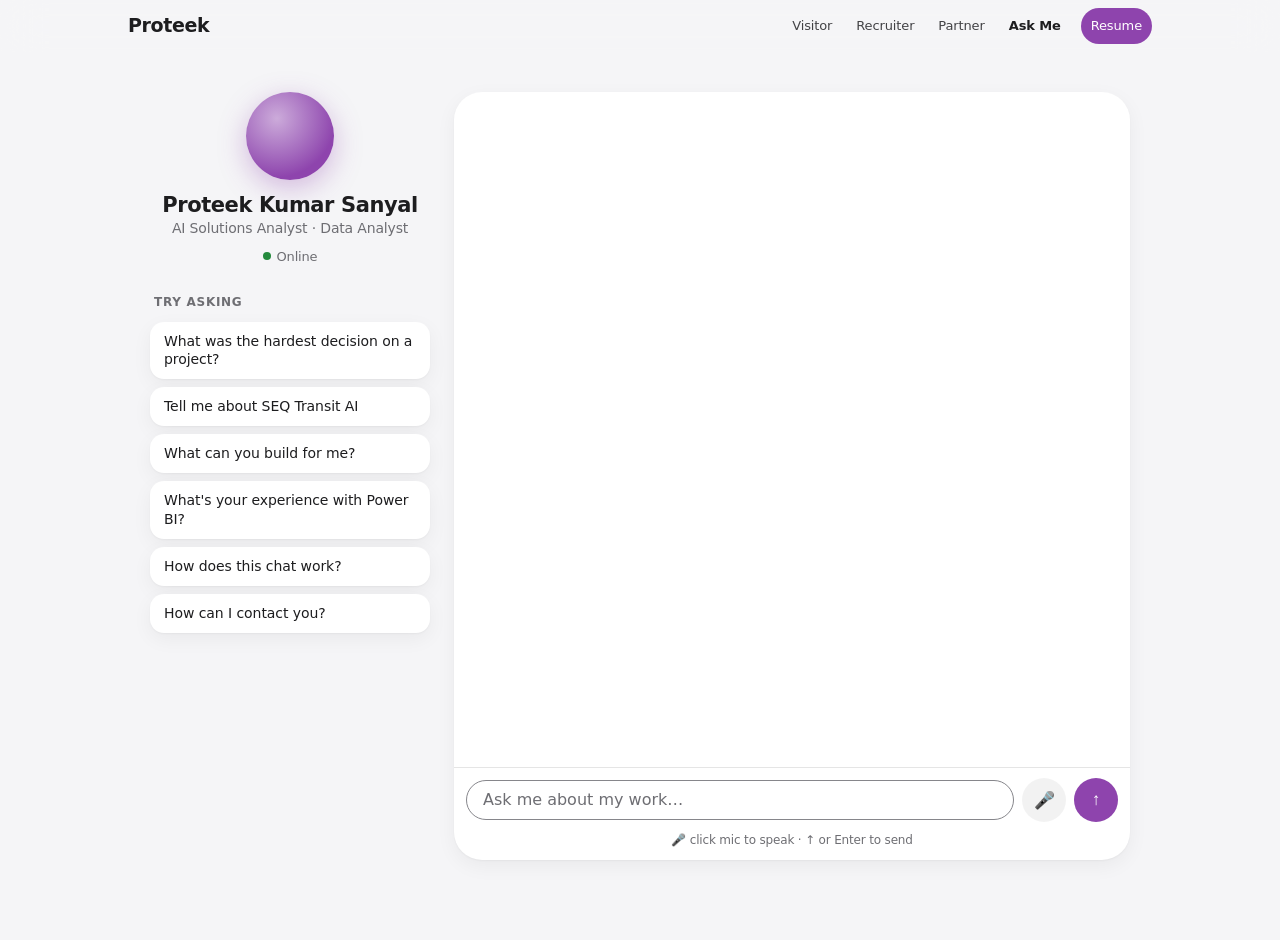
<file: persona.html>
<!doctype html>
<html lang="en">
<head>
  <meta charset="utf-8" />
  <meta http-equiv="refresh" content="0; url=ask.html" />
  <link rel="canonical" href="https://proteek-dev.github.io/portfolio/ask.html" />
  <meta name="robots" content="noindex" />
</head>
<body>
  <p><a href="ask.html">This page moved to ask.html</a></p>
</body>
</html>
</file>
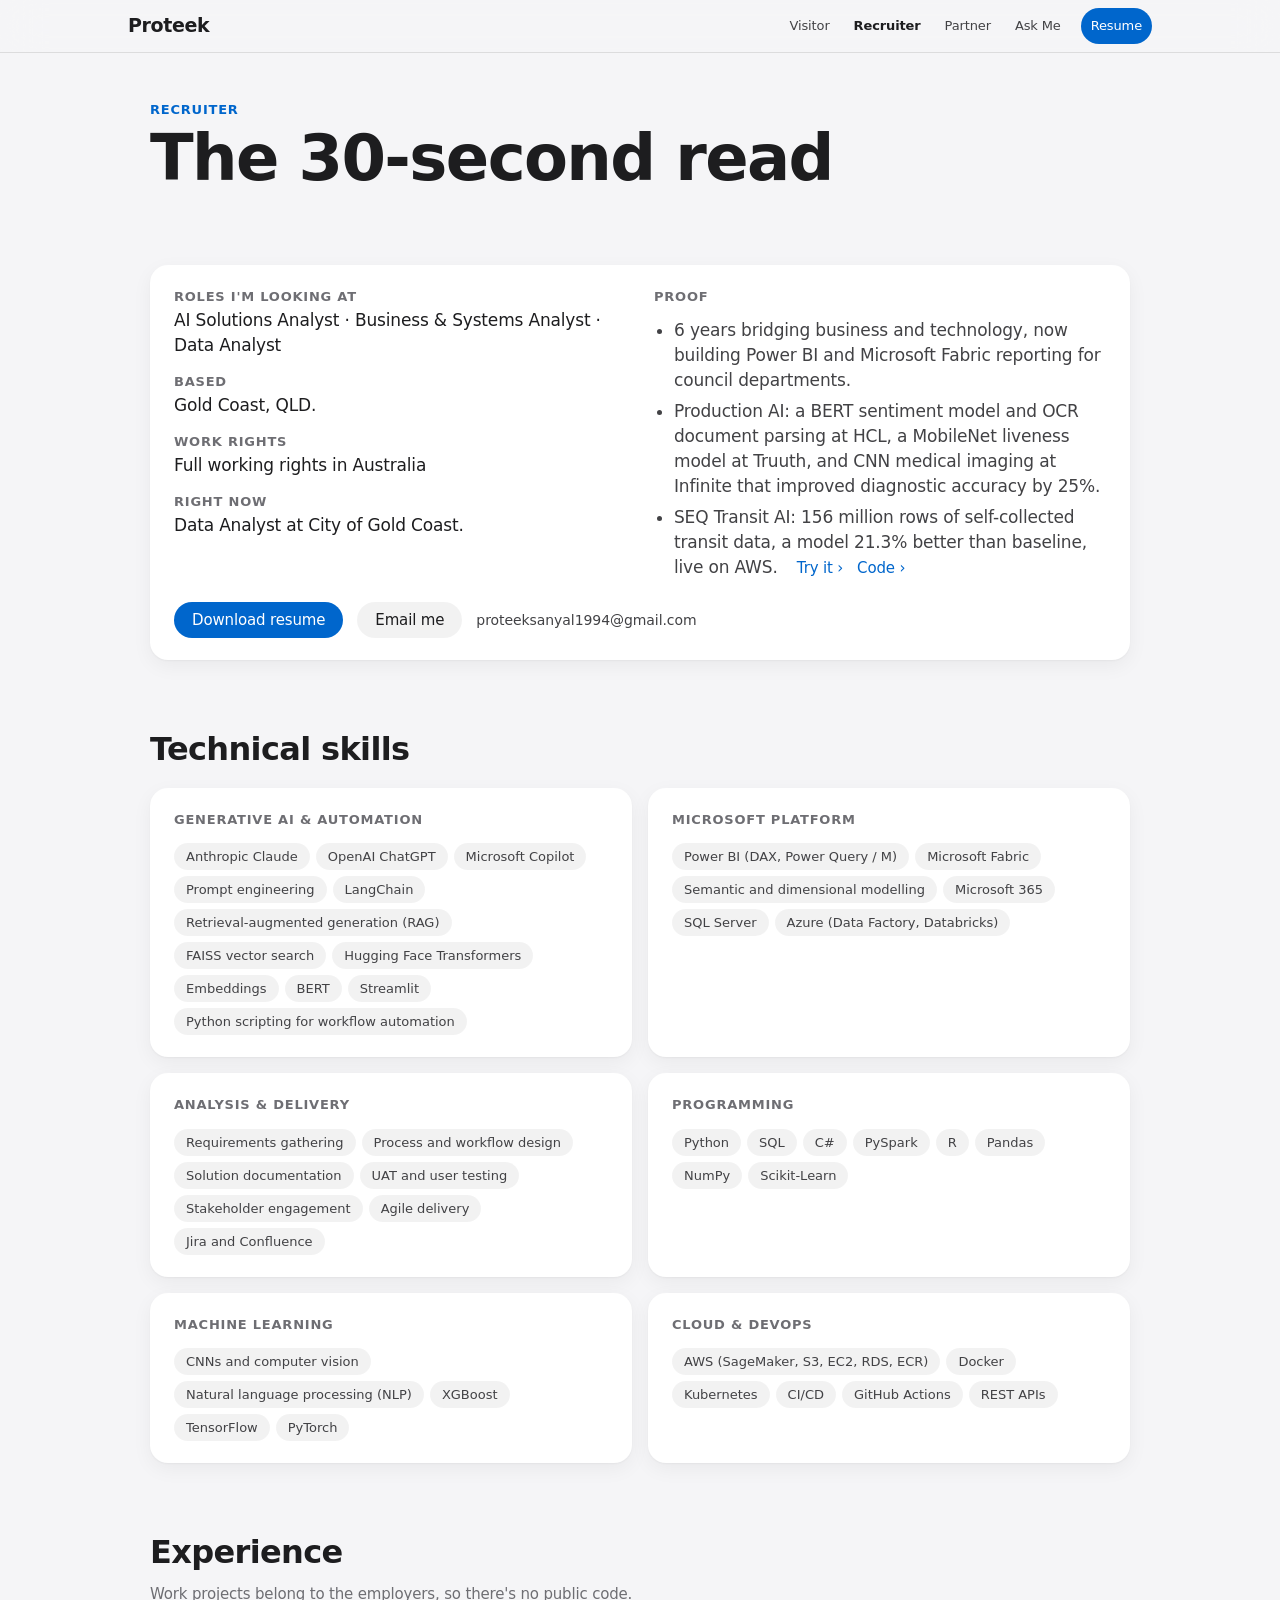
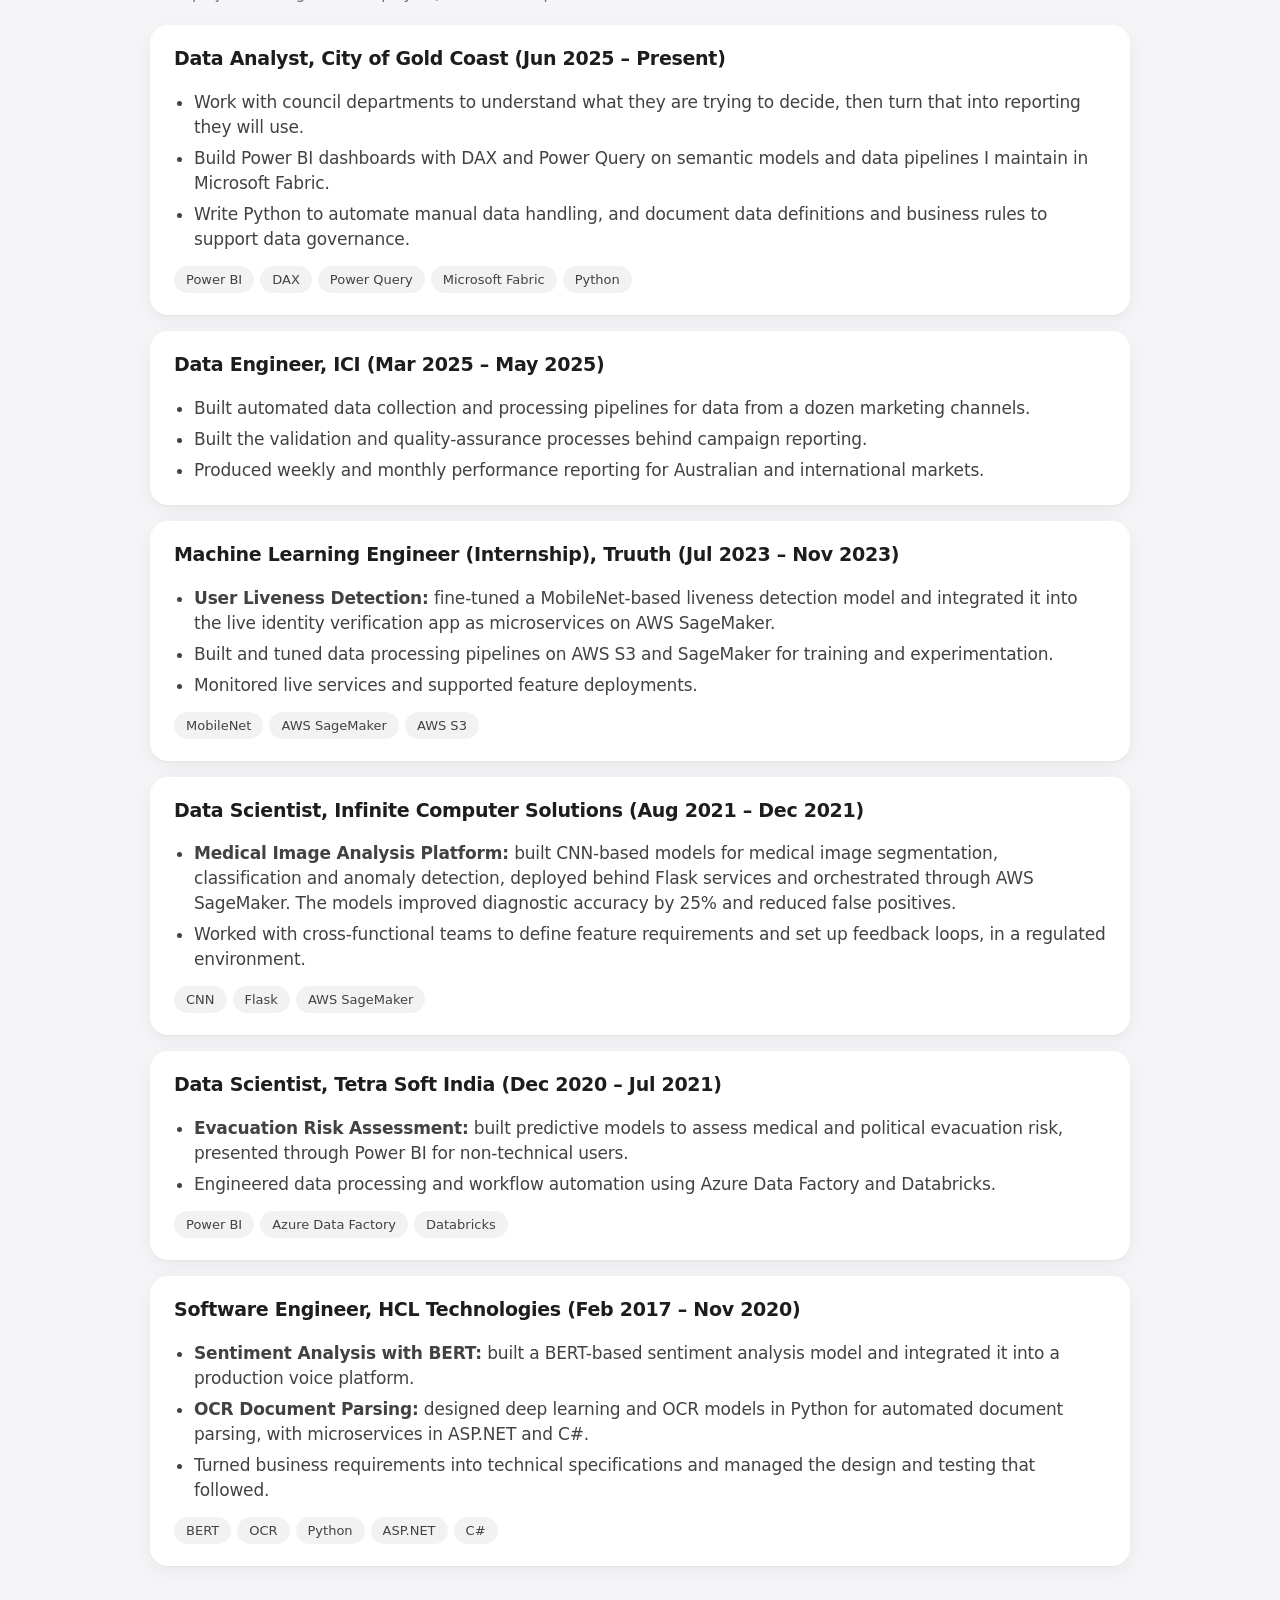
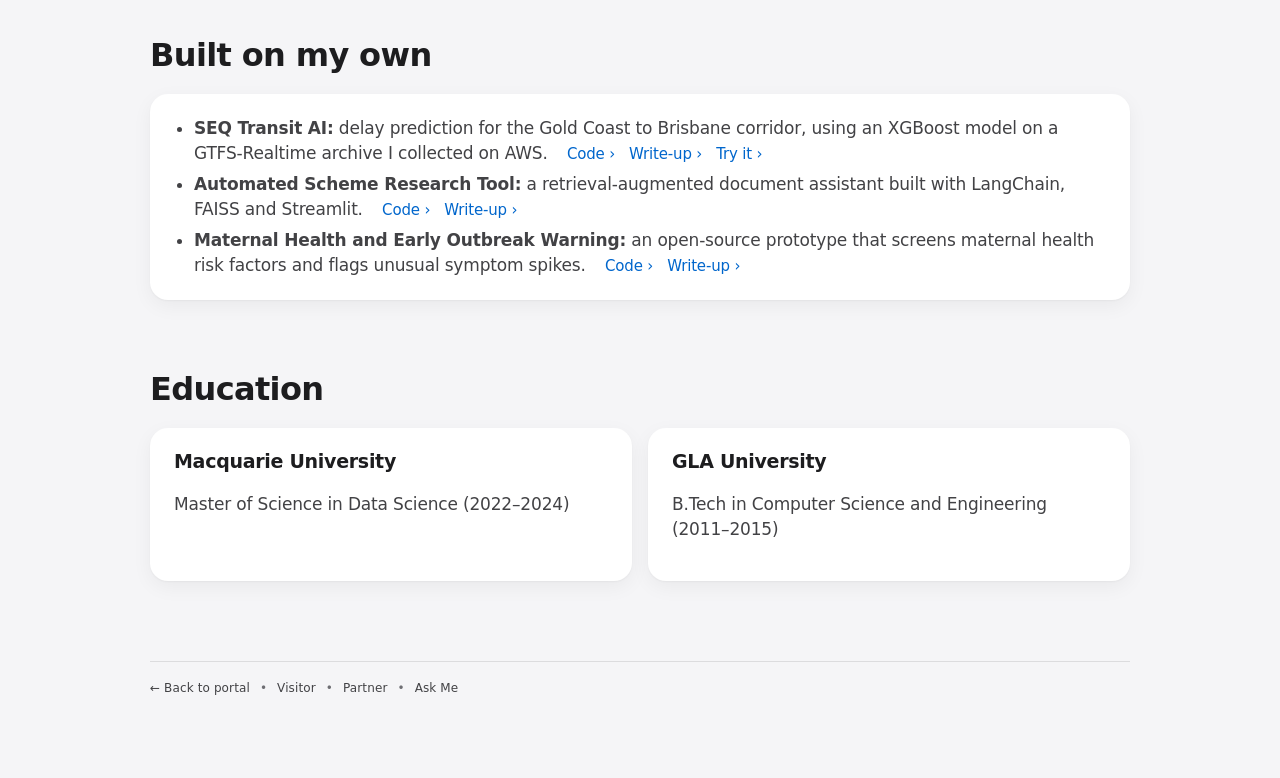
<file: recruiter.html>
<!doctype html>
<html lang="en">
<head>
  <meta charset="utf-8" />
  <meta name="viewport" content="width=device-width, initial-scale=1" />
  <title>Recruiter · Proteek Kumar Sanyal</title>
  <meta name="description" content="Proteek Kumar Sanyal&#x27;s skills, six roles and education. Data Analyst at the City of Gold Coast with full working rights in Australia." />
  <meta name="color-scheme" content="light dark" />
  <meta name="theme-color" content="#f5f5f7" media="(prefers-color-scheme: light)" />
  <meta name="theme-color" content="#000000" media="(prefers-color-scheme: dark)" />
  <link rel="canonical" href="https://proteek-dev.github.io/portfolio/recruiter.html" />
  <link rel="icon" type="image/svg+xml" href="assets/img/favicon.svg" />

  <meta property="og:type" content="website" />
  <meta property="og:title" content="Recruiter · Proteek Kumar Sanyal" />
  <meta property="og:description" content="Proteek Kumar Sanyal&#x27;s skills, six roles and education. Data Analyst at the City of Gold Coast with full working rights in Australia." />
  <meta property="og:url" content="https://proteek-dev.github.io/portfolio/recruiter.html" />
  <meta property="og:image" content="https://proteek-dev.github.io/portfolio/assets/img/og-image.jpg" />
  <meta property="og:image:width" content="1200" />
  <meta property="og:image:height" content="630" />
  <meta property="og:image:alt" content="Proteek Kumar Sanyal, AI Solutions Analyst | Business &amp; Systems Analyst | Data Analyst" />
  <meta name="twitter:card" content="summary_large_image" />

  <link rel="stylesheet" href="assets/css/base.css" />
  <link rel="stylesheet" href="assets/css/mode.css" />
</head>
<body class="theme theme-recruiter" data-mode="recruiter">
  <a class="btn skip-link" href="#main">Skip to content</a>

  <!-- @gen:topbar -->
  <header class="topbar">
    <a class="brand" href="index.html" aria-label="Proteek, home">
      <span class="brand-title">Proteek</span>
    </a>
    <nav class="top-actions" aria-label="Site">
      <a class="btn" href="visitor.html">Visitor</a>
      <a class="btn" href="recruiter.html" aria-current="page">Recruiter</a>
      <a class="btn" href="partner.html">Partner</a>
      <a class="btn" href="ask.html">Ask Me</a>
      <a class="btn" href="assets/Proteek_Sanyal_Resume.pdf" target="_blank" rel="noopener">Resume</a>
    </nav>
  </header>
  <!-- @end -->

  <main id="main" class="page">
    <section class="hero compact">
      <div class="hero-left">
        <div class="kicker">RECRUITER</div>
        <h1>The 30-second read</h1>
      </div>
    </section>

    <section class="section">
      <div class="panel read">
        <div class="read-grid">
          <dl class="read-facts">
            <div><dt>ROLES I'M LOOKING AT</dt><dd>AI Solutions Analyst · Business &amp; Systems Analyst · Data Analyst</dd></div>
            <div><dt>BASED</dt><dd>Gold Coast, QLD.</dd></div>
            <div><dt>WORK RIGHTS</dt><dd>Full working rights in Australia</dd></div>
            <div><dt>RIGHT NOW</dt><dd>Data Analyst at City of Gold Coast.</dd></div>
          </dl>
          <div class="read-proof">
            <div class="kicker">PROOF</div>
            <ul>
              <li>6 years bridging business and technology, now building Power BI and Microsoft Fabric reporting for council departments.</li>
              <li>Production AI: a BERT sentiment model and OCR document parsing at HCL, a MobileNet liveness model at Truuth, and CNN medical imaging at Infinite that improved diagnostic accuracy by 25%.</li>
              <li>SEQ Transit AI: 156 million rows of self-collected transit data, a model 21.3% better than baseline, live on AWS. <span class="proof-links"><a href="https://d17e9wvem3lbaq.cloudfront.net" target="_blank" rel="noopener">Try it</a><a href="https://github.com/proteek-dev/Transit-AI" target="_blank" rel="noopener">Code</a></span></li>
            </ul>
          </div>
        </div>
        <!-- @gen:contact:resume -->
        <div class="read-actions">
          <a class="btn" href="assets/Proteek_Sanyal_Resume.pdf" download>Download resume</a>
          <a class="btn" href="mailto:proteeksanyal1994@gmail.com">Email me</a>
          <a class="mini" href="mailto:proteeksanyal1994@gmail.com">proteeksanyal1994@gmail.com</a>
        </div>
        <!-- @end -->
      </div>
    </section>

    <section class="section">
      <h2>Technical skills</h2>
      <!-- @gen:skills -->
      <div class="grid2">
        <div class="panel">
          <div class="kicker">GENERATIVE AI &amp; AUTOMATION</div>
          <div class="chips"><span class="chip">Anthropic Claude</span><span class="chip">OpenAI ChatGPT</span><span class="chip">Microsoft Copilot</span><span class="chip">Prompt engineering</span><span class="chip">LangChain</span><span class="chip">Retrieval-augmented generation (RAG)</span><span class="chip">FAISS vector search</span><span class="chip">Hugging Face Transformers</span><span class="chip">Embeddings</span><span class="chip">BERT</span><span class="chip">Streamlit</span><span class="chip">Python scripting for workflow automation</span></div>
        </div>
        <div class="panel">
          <div class="kicker">MICROSOFT PLATFORM</div>
          <div class="chips"><span class="chip">Power BI (DAX, Power Query / M)</span><span class="chip">Microsoft Fabric</span><span class="chip">Semantic and dimensional modelling</span><span class="chip">Microsoft 365</span><span class="chip">SQL Server</span><span class="chip">Azure (Data Factory, Databricks)</span></div>
        </div>
        <div class="panel">
          <div class="kicker">ANALYSIS &amp; DELIVERY</div>
          <div class="chips"><span class="chip">Requirements gathering</span><span class="chip">Process and workflow design</span><span class="chip">Solution documentation</span><span class="chip">UAT and user testing</span><span class="chip">Stakeholder engagement</span><span class="chip">Agile delivery</span><span class="chip">Jira and Confluence</span></div>
        </div>
        <div class="panel">
          <div class="kicker">PROGRAMMING</div>
          <div class="chips"><span class="chip">Python</span><span class="chip">SQL</span><span class="chip">C#</span><span class="chip">PySpark</span><span class="chip">R</span><span class="chip">Pandas</span><span class="chip">NumPy</span><span class="chip">Scikit-Learn</span></div>
        </div>
        <div class="panel">
          <div class="kicker">MACHINE LEARNING</div>
          <div class="chips"><span class="chip">CNNs and computer vision</span><span class="chip">Natural language processing (NLP)</span><span class="chip">XGBoost</span><span class="chip">TensorFlow</span><span class="chip">PyTorch</span></div>
        </div>
        <div class="panel">
          <div class="kicker">CLOUD &amp; DEVOPS</div>
          <div class="chips"><span class="chip">AWS (SageMaker, S3, EC2, RDS, ECR)</span><span class="chip">Docker</span><span class="chip">Kubernetes</span><span class="chip">CI/CD</span><span class="chip">GitHub Actions</span><span class="chip">REST APIs</span></div>
        </div>
      </div>
      <!-- @end -->
    </section>

    <section class="section">
      <h2>Experience</h2>
      <p class="section-note muted">Work projects belong to the employers, so there's no public code.</p>
      <!-- @gen:roles -->
      <div class="timeline">
        <div class="panel">
          <h3>Data Analyst, City of Gold Coast (Jun 2025 – Present)</h3>
          <ul>
            <li>Work with council departments to understand what they are trying to decide, then turn that into reporting they will use.</li>
            <li>Build Power BI dashboards with DAX and Power Query on semantic models and data pipelines I maintain in Microsoft Fabric.</li>
            <li>Write Python to automate manual data handling, and document data definitions and business rules to support data governance.</li>
          </ul>
          <div class="chips"><span class="chip">Power BI</span><span class="chip">DAX</span><span class="chip">Power Query</span><span class="chip">Microsoft Fabric</span><span class="chip">Python</span></div>
        </div>
        <div class="panel">
          <h3>Data Engineer, ICI (Mar 2025 – May 2025)</h3>
          <ul>
            <li>Built automated data collection and processing pipelines for data from a dozen marketing channels.</li>
            <li>Built the validation and quality-assurance processes behind campaign reporting.</li>
            <li>Produced weekly and monthly performance reporting for Australian and international markets.</li>
          </ul>
        </div>
        <div class="panel">
          <h3>Machine Learning Engineer (Internship), Truuth (Jul 2023 – Nov 2023)</h3>
          <ul>
            <li><strong>User Liveness Detection:</strong> fine-tuned a MobileNet-based liveness detection model and integrated it into the live identity verification app as microservices on AWS SageMaker.</li>
            <li>Built and tuned data processing pipelines on AWS S3 and SageMaker for training and experimentation.</li>
            <li>Monitored live services and supported feature deployments.</li>
          </ul>
          <div class="chips"><span class="chip">MobileNet</span><span class="chip">AWS SageMaker</span><span class="chip">AWS S3</span></div>
        </div>
        <div class="panel">
          <h3>Data Scientist, Infinite Computer Solutions (Aug 2021 – Dec 2021)</h3>
          <ul>
            <li><strong>Medical Image Analysis Platform:</strong> built CNN-based models for medical image segmentation, classification and anomaly detection, deployed behind Flask services and orchestrated through AWS SageMaker. The models improved diagnostic accuracy by 25% and reduced false positives.</li>
            <li>Worked with cross-functional teams to define feature requirements and set up feedback loops, in a regulated environment.</li>
          </ul>
          <div class="chips"><span class="chip">CNN</span><span class="chip">Flask</span><span class="chip">AWS SageMaker</span></div>
        </div>
        <div class="panel">
          <h3>Data Scientist, Tetra Soft India (Dec 2020 – Jul 2021)</h3>
          <ul>
            <li><strong>Evacuation Risk Assessment:</strong> built predictive models to assess medical and political evacuation risk, presented through Power BI for non-technical users.</li>
            <li>Engineered data processing and workflow automation using Azure Data Factory and Databricks.</li>
          </ul>
          <div class="chips"><span class="chip">Power BI</span><span class="chip">Azure Data Factory</span><span class="chip">Databricks</span></div>
        </div>
        <div class="panel">
          <h3>Software Engineer, HCL Technologies (Feb 2017 – Nov 2020)</h3>
          <ul>
            <li><strong>Sentiment Analysis with BERT:</strong> built a BERT-based sentiment analysis model and integrated it into a production voice platform.</li>
            <li><strong>OCR Document Parsing:</strong> designed deep learning and OCR models in Python for automated document parsing, with microservices in ASP.NET and C#.</li>
            <li>Turned business requirements into technical specifications and managed the design and testing that followed.</li>
          </ul>
          <div class="chips"><span class="chip">BERT</span><span class="chip">OCR</span><span class="chip">Python</span><span class="chip">ASP.NET</span><span class="chip">C#</span></div>
        </div>
      </div>
      <!-- @end -->
    </section>

    <section class="section">
      <h2>Built on my own</h2>
      <div class="timeline">
        <div class="panel">
          <!-- @gen:personal-projects -->
          <ul>
            <li><strong>SEQ Transit AI:</strong> delay prediction for the Gold Coast to Brisbane corridor, using an XGBoost model on a GTFS-Realtime archive I collected on AWS. <span class="proof-links"><a href="https://github.com/proteek-dev/Transit-AI" target="_blank" rel="noopener">Code</a><a href="https://proteeksanyal.medium.com/should-i-leave-now-building-a-weather-app-for-my-commute-a85a3ef9b6ab" target="_blank" rel="noopener">Write-up</a><a href="https://d17e9wvem3lbaq.cloudfront.net" target="_blank" rel="noopener">Try it</a></span></li>
            <li><strong>Automated Scheme Research Tool:</strong> a retrieval-augmented document assistant built with LangChain, FAISS and Streamlit. <span class="proof-links"><a href="https://github.com/proteek-dev/ASRT" target="_blank" rel="noopener">Code</a><a href="https://proteeksanyal.medium.com/end-to-end-llm-projects-using-langchain-openai-huggingface-and-faissv-3a00ce01a273" target="_blank" rel="noopener">Write-up</a></span></li>
            <li><strong>Maternal Health and Early Outbreak Warning:</strong> an open-source prototype that screens maternal health risk factors and flags unusual symptom spikes. <span class="proof-links"><a href="https://github.com/proteek-dev/Maternal-Health-Early-Warning" target="_blank" rel="noopener">Code</a><a href="https://proteeksanyal.medium.com/building-ai-for-maternal-health-early-outbreak-warning-open-source-mvp-b2aaf83bc8e3" target="_blank" rel="noopener">Write-up</a></span></li>
          </ul>
          <!-- @end -->
        </div>
      </div>
    </section>

    <section class="section">
      <h2>Education</h2>
      <div class="grid2">
        <div class="panel">
          <h3>Macquarie University</h3>
          <p>Master of Science in Data Science (2022–2024)</p>
        </div>
        <div class="panel">
          <h3>GLA University</h3>
          <p>B.Tech in Computer Science and Engineering (2011–2015)</p>
        </div>
      </div>
    </section>

    <!-- @gen:footer -->
    <footer class="footer">
      <a class="mini" href="index.html">← Back to portal</a>
      <span class="dot" aria-hidden="true">•</span>
      <a class="mini" href="visitor.html">Visitor</a>
      <span class="dot" aria-hidden="true">•</span>
      <a class="mini" href="partner.html">Partner</a>
      <span class="dot" aria-hidden="true">•</span>
      <a class="mini" href="ask.html">Ask Me</a>
    </footer>
    <!-- @end -->
  </main>

  <script src="assets/js/motion.js"></script>
  <script src="assets/js/app.js"></script>
</body>
</html>
</file>
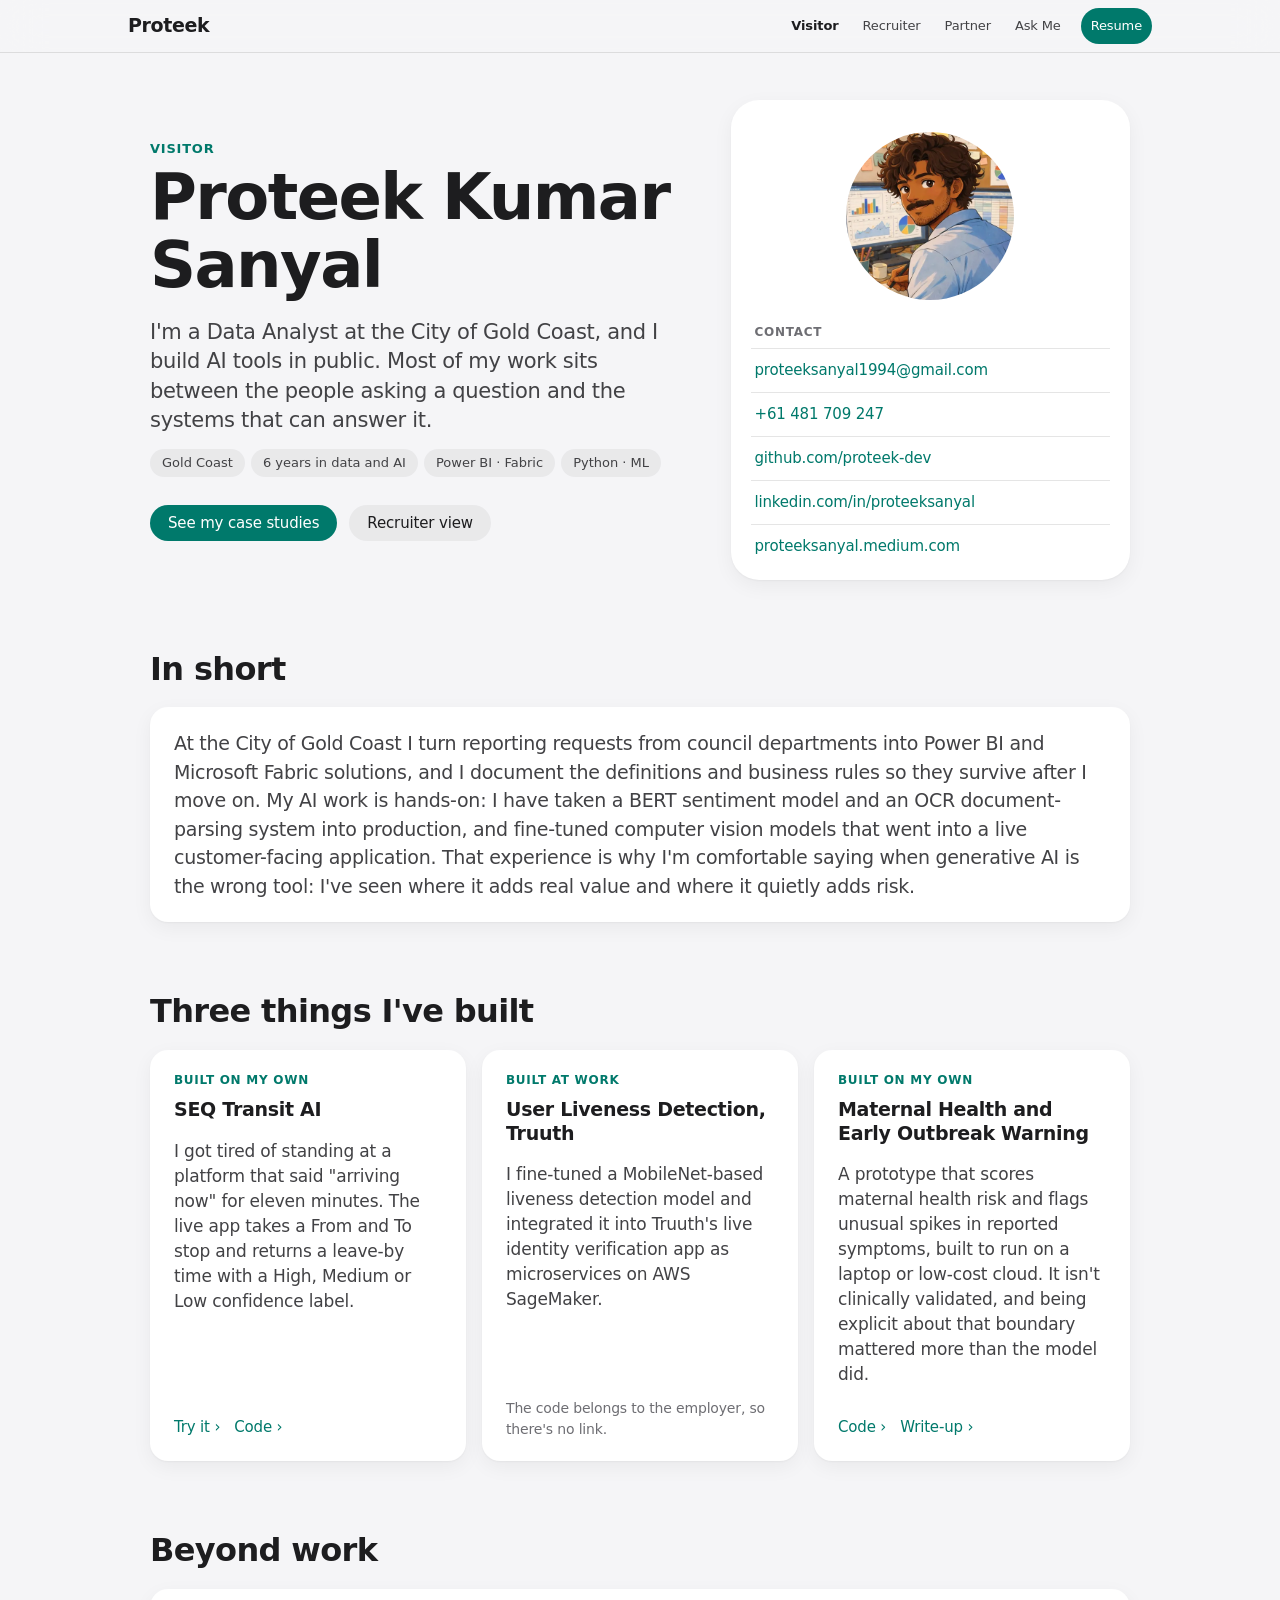
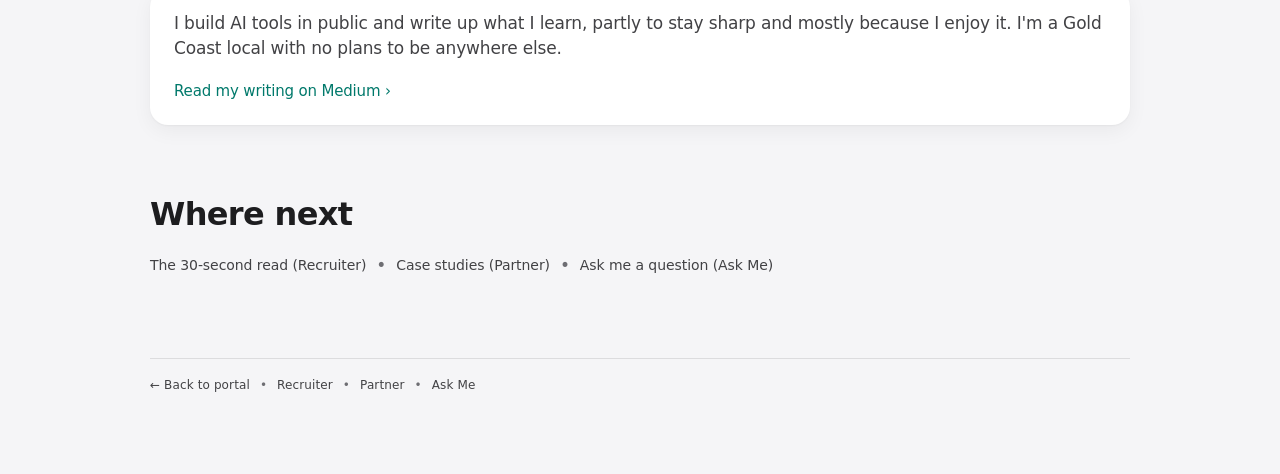
<file: visitor.html>
<!doctype html>
<html lang="en">
<head>
  <meta charset="utf-8" />
  <meta name="viewport" content="width=device-width, initial-scale=1" />
  <title>Visitor · Proteek Kumar Sanyal</title>
  <meta name="description" content="An overview of Proteek Kumar Sanyal: 6 years across business analysis, data and machine learning. Currently a Data Analyst at the City of Gold Coast." />
  <meta name="color-scheme" content="light dark" />
  <meta name="theme-color" content="#f5f5f7" media="(prefers-color-scheme: light)" />
  <meta name="theme-color" content="#000000" media="(prefers-color-scheme: dark)" />
  <link rel="canonical" href="https://proteek-dev.github.io/portfolio/visitor.html" />
  <link rel="icon" type="image/svg+xml" href="assets/img/favicon.svg" />

  <meta property="og:type" content="website" />
  <meta property="og:title" content="Visitor · Proteek Kumar Sanyal" />
  <meta property="og:description" content="An overview of Proteek Kumar Sanyal: 6 years across business analysis, data and machine learning. Currently a Data Analyst at the City of Gold Coast." />
  <meta property="og:url" content="https://proteek-dev.github.io/portfolio/visitor.html" />
  <meta property="og:image" content="https://proteek-dev.github.io/portfolio/assets/img/og-image.jpg" />
  <meta property="og:image:width" content="1200" />
  <meta property="og:image:height" content="630" />
  <meta property="og:image:alt" content="Proteek Kumar Sanyal, AI Solutions Analyst | Business &amp; Systems Analyst | Data Analyst" />
  <meta name="twitter:card" content="summary_large_image" />

  <link rel="stylesheet" href="assets/css/base.css" />
  <link rel="stylesheet" href="assets/css/mode.css" />
</head>
<body class="theme theme-visitor" data-mode="visitor">
  <a class="btn skip-link" href="#main">Skip to content</a>

  <!-- @gen:topbar -->
  <header class="topbar">
    <a class="brand" href="index.html" aria-label="Proteek, home">
      <span class="brand-title">Proteek</span>
    </a>
    <nav class="top-actions" aria-label="Site">
      <a class="btn" href="visitor.html" aria-current="page">Visitor</a>
      <a class="btn" href="recruiter.html">Recruiter</a>
      <a class="btn" href="partner.html">Partner</a>
      <a class="btn" href="ask.html">Ask Me</a>
      <a class="btn" href="assets/Proteek_Sanyal_Resume.pdf" target="_blank" rel="noopener">Resume</a>
    </nav>
  </header>
  <!-- @end -->

  <main id="main" class="page">
    <section class="hero">
      <div class="hero-left">
        <div class="kicker">VISITOR</div>
        <h1>Proteek Kumar Sanyal</h1>
        <p class="lead">
          I'm a Data Analyst at the City of Gold Coast, and I build AI tools in public.
          Most of my work sits between the people asking a question and the systems that can answer it.
        </p>

        <div class="chips">
          <span class="chip">Gold Coast</span>
          <span class="chip">6 years in data and AI</span>
          <span class="chip">Power BI · Fabric</span>
          <span class="chip">Python · ML</span>
        </div>

        <div class="cta">
          <a class="btn" href="partner.html">See my case studies</a>
          <a class="btn" href="recruiter.html">Recruiter view</a>
        </div>
      </div>

      <div class="hero-right">
        <div class="portrait-card">
          <picture>
            <source type="image/webp"
                    srcset="assets/img/portrait-480.webp 480w, assets/img/portrait-960.webp 960w"
                    sizes="(max-width: 980px) calc(100vw - 36px), (max-width: 1120px) calc(45vw - 24px), 480px" />
            <img src="assets/img/portrait-960.jpg" alt="Proteek Kumar Sanyal"
                 width="960" height="960" decoding="async" fetchpriority="high" />
          </picture>
          <div class="portrait-overlay"></div>
          <!-- @gen:contact:card -->
          <div class="portrait-meta">
            <div class="pm-title">Contact</div>
            <a href="mailto:proteeksanyal1994@gmail.com">proteeksanyal1994@gmail.com</a>
            <a href="tel:+61481709247">+61 481 709 247</a>
            <a href="https://github.com/proteek-dev" target="_blank" rel="noopener">github.com/proteek-dev</a>
            <a href="https://www.linkedin.com/in/proteeksanyal/" target="_blank" rel="noopener">linkedin.com/in/proteeksanyal</a>
            <a href="https://proteeksanyal.medium.com" target="_blank" rel="noopener">proteeksanyal.medium.com</a>
          </div>
          <!-- @end -->
        </div>
      </div>
    </section>

    <section class="section">
      <h2>In short</h2>
      <div class="panel">
        <p class="in-short">At the City of Gold Coast I turn reporting requests from council departments into Power BI and Microsoft Fabric solutions, and I document the definitions and business rules so they survive after I move on. My AI work is hands-on: I have taken a BERT sentiment model and an OCR document-parsing system into production, and fine-tuned computer vision models that went into a live customer-facing application. That experience is why I'm comfortable saying when generative AI is the wrong tool: I've seen where it adds real value and where it quietly adds risk.</p>
      </div>
    </section>

    <section class="section">
      <h2>Three things I've built</h2>
      <div class="grid3">
        <article class="panel built">
          <div class="built-tag">Built on my own</div>
          <h3>SEQ Transit AI</h3>
          <p>I got tired of standing at a platform that said "arriving now" for eleven minutes. The live app takes a From and To stop and returns a leave-by time with a High, Medium or Low confidence label.</p>
          <div class="proof-links panel-links"><a href="https://d17e9wvem3lbaq.cloudfront.net" target="_blank" rel="noopener">Try it</a><a href="https://github.com/proteek-dev/Transit-AI" target="_blank" rel="noopener">Code</a></div>
        </article>
        <article class="panel built">
          <div class="built-tag">Built at work</div>
          <h3>User Liveness Detection, Truuth</h3>
          <p>I fine-tuned a MobileNet-based liveness detection model and integrated it into Truuth's live identity verification app as microservices on AWS SageMaker.</p>
          <div class="built-note">The code belongs to the employer, so there's no link.</div>
        </article>
        <article class="panel built">
          <div class="built-tag">Built on my own</div>
          <h3>Maternal Health and Early Outbreak Warning</h3>
          <p>A prototype that scores maternal health risk and flags unusual spikes in reported symptoms, built to run on a laptop or low-cost cloud. It isn't clinically validated, and being explicit about that boundary mattered more than the model did.</p>
          <div class="proof-links panel-links"><a href="https://github.com/proteek-dev/Maternal-Health-Early-Warning" target="_blank" rel="noopener">Code</a><a href="https://proteeksanyal.medium.com/building-ai-for-maternal-health-early-outbreak-warning-open-source-mvp-b2aaf83bc8e3" target="_blank" rel="noopener">Write-up</a></div>
        </article>
      </div>
    </section>

    <section class="section">
      <h2>Beyond work</h2>
      <div class="panel">
        <p>I build AI tools in public and write up what I learn, partly to stay sharp and mostly because I enjoy it. I'm a Gold Coast local with no plans to be anywhere else.</p>
        <div class="proof-links panel-links"><a href="https://proteeksanyal.medium.com" target="_blank" rel="noopener">Read my writing on Medium</a></div>
      </div>
    </section>

    <section class="section">
      <h2>Where next</h2>
      <div class="where-next">
        <a class="mini" href="recruiter.html">The 30-second read (Recruiter)</a>
        <span class="dot" aria-hidden="true">•</span>
        <a class="mini" href="partner.html">Case studies (Partner)</a>
        <span class="dot" aria-hidden="true">•</span>
        <a class="mini" href="ask.html">Ask me a question (Ask Me)</a>
      </div>
    </section>

    <!-- @gen:footer -->
    <footer class="footer">
      <a class="mini" href="index.html">← Back to portal</a>
      <span class="dot" aria-hidden="true">•</span>
      <a class="mini" href="recruiter.html">Recruiter</a>
      <span class="dot" aria-hidden="true">•</span>
      <a class="mini" href="partner.html">Partner</a>
      <span class="dot" aria-hidden="true">•</span>
      <a class="mini" href="ask.html">Ask Me</a>
    </footer>
    <!-- @end -->
  </main>

  <script src="assets/js/motion.js"></script>
  <script src="assets/js/app.js"></script>
</body>
</html>
</file>
<file: assets/css/base.css>
/* Light theme by default; dark follows the system setting below */
:root{
  color-scheme: light dark;

  --bg0: #f5f5f7;                   /* page */
  --bg1: #ffffff;
  --surface: #ffffff;               /* cards */
  --fill: rgba(0,0,0,.05);          /* quiet buttons, chips, input fields */
  --fill-2: rgba(0,0,0,.08);        /* hover / pressed fill */
  --material: rgba(245,245,247,.72);/* translucent nav bar */
  --txt: #1d1d1f;
  --txt-2: #424245;                 /* secondary text */
  --txt-3: #6e6e73;                 /* labels, hints, eyebrows: the floor for text */
  --muted: var(--txt-3);
  --line: rgba(0,0,0,.1);
  --line-2: #86868b;                /* input outlines (3:1 on --bg0 and --surface) */
  --on-accent: #ffffff;             /* text on a filled accent button */
  --card-shadow: 0 1px 2px rgba(0,0,0,.04), 0 6px 20px rgba(0,0,0,.05);
  --fx-edge: 0, 0, 0;               /* fragment edge tint for the cube burst */
  --ok: #248a3d;                    /* status green */
  --danger: #d70015;                /* error text */

  --sans: -apple-system, BlinkMacSystemFont, "SF Pro Text", "Helvetica Neue", system-ui, "Segoe UI", Roboto, Arial, sans-serif;
  --display: -apple-system, BlinkMacSystemFont, "SF Pro Display", "Helvetica Neue", system-ui, "Segoe UI", Roboto, Arial, sans-serif;
  --mono: ui-monospace, SFMono-Regular, Menlo, Monaco, Consolas, monospace;

  --radius: 18px;
  --radius-lg: 28px;

  /* Critically damped spring (damping 1.0, response 0.4s), sampled for CSS */
  --spring: linear(0, 0.0596, 0.186, 0.3294, 0.4656, 0.584, 0.6819, 0.7601, 0.821, 0.8677, 0.9029, 0.9292, 0.9487, 0.963, 0.9734, 0.9809, 0.9864, 0.9903, 0.9931, 0.9951, 0.9966, 0.9976, 0.9983, 0.9988, 1);
  --spring-dur: .6s;
  --press: 100ms ease-out;
}
@supports not (transition-timing-function: linear(0, 1)){
  :root{ --spring: cubic-bezier(.25, 1, .5, 1); --spring-dur: .45s; }
}

@media (prefers-color-scheme: dark){
  :root{
    --bg0: #000000;
    --bg1: #000000;
    --surface: #1c1c1e;
    --fill: rgba(255,255,255,.08);
    --fill-2: rgba(255,255,255,.14);
    --material: rgba(22,22,23,.72);
    --txt: #f5f5f7;
    --txt-2: #c7c7cc;
    --txt-3: #98989d;
    --line: rgba(255,255,255,.12);
    --line-2: #7c7c80;
    --on-accent: #000000;
    --card-shadow: none;
    --fx-edge: 255, 255, 255;
    --ok: #30d158;
    --danger: #ff6961;
  }
}

/* Accent per lens, on the body of a lens page or on any lens cube or tile.
   Dark keeps the original lens colours; light uses deeper shades so accent
   text and white-on-accent buttons stay at 4.5:1. */
[data-mode="visitor"]   { --accent: #00796b; }
[data-mode="recruiter"] { --accent: #0066cc; }
[data-mode="partner"]   { --accent: #b04f00; }
[data-mode="ask"]       { --accent: #8e44ad; }
@media (prefers-color-scheme: dark){
  [data-mode="visitor"]   { --accent: rgba(120,255,210,.92); }
  [data-mode="recruiter"] { --accent: rgba(130,170,255,.92); }
  [data-mode="partner"]   { --accent: rgba(255,190,110,.92); }
  [data-mode="ask"]       { --accent: rgba(180,120,255,.92); }
}

*{ box-sizing:border-box; }
html{ -webkit-text-size-adjust: 100%; }
html,body{ height:100%; }
body{
  margin:0;
  color: var(--txt);
  background: var(--bg0);
  font: 400 1.0625rem/1.47 var(--sans);   /* 17px body, Apple's reading size */
  letter-spacing: -0.01em;
  -webkit-font-smoothing: antialiased;
  font-optical-sizing: auto;
  overflow-x: hidden;
}

a{ color: inherit; text-decoration:none; }

.muted{ color: var(--muted); }

/* ---------- Type: tracking tightens and leading closes as size grows ---------- */
h1, h2, h3{ font-family: var(--display); color: var(--txt); }
h1{
  margin: 6px 0 0;
  font-size: clamp(2.5rem, 6vw, 4rem);
  line-height: 1.06;
  font-weight: 700;
  letter-spacing: -0.025em;
}
h2{ font-size: clamp(1.5rem, 3vw, 2rem); line-height: 1.12; font-weight: 700; letter-spacing: -0.02em; }
h3{ font-size: 1.1875rem; line-height: 1.25; font-weight: 600; letter-spacing: -0.015em; }

/* iOS-style group label: small, uppercase, open tracking */
.kicker{
  font-size: .8125rem;
  font-weight: 600;
  letter-spacing: .06em;
  color: var(--txt-3);
}

/* ---------- Navigation bar: translucent material, content scrolls under ---------- */
.topbar{
  position: sticky; top:0;
  z-index:50;
  display:flex;
  align-items:center;
  justify-content:space-between;
  gap:16px;
  min-height: 52px;
  padding: 0 max(22px, calc((100% - 1024px) / 2));
  background: var(--material);
  -webkit-backdrop-filter: saturate(180%) blur(20px);
          backdrop-filter: saturate(180%) blur(20px);
  box-shadow: 0 1px 0 var(--line);
}
/* Scroll edge: the divider only appears once content is underneath */
@supports (animation-timeline: scroll()){
  .topbar{ animation: topbarEdge linear both; animation-timeline: scroll(); animation-range: 0 24px; }
  @keyframes topbarEdge{ from{ box-shadow: 0 1px 0 transparent; } to{ box-shadow: 0 1px 0 var(--line); } }
}

.brand{ display:flex; align-items:center; gap: 8px; min-height: 44px; }
.brand-title{ font-family: var(--display); font-size: 1.1875rem; font-weight: 600; letter-spacing: -0.02em; }

.top-actions{ display:flex; align-items:center; gap: 4px; }
.top-actions .btn{
  background: none;
  color: var(--txt-2);
  font-size: .8125rem;
  padding: 6px 10px;
}
.top-actions .btn:hover{ color: var(--txt); background: none; }
.top-actions .btn[aria-current="page"]{ color: var(--txt); font-weight: 600; }
.top-actions .btn:last-child{
  margin-left: 6px;
  background: var(--accent, var(--txt));
  color: var(--on-accent);
  font-weight: 500;
}
body:not([data-mode]) .top-actions .btn:last-child{ color: var(--bg1); }

/* ---------- Buttons: pills that answer on press, not on release ---------- */
.btn{
  display:inline-flex;
  align-items:center;
  justify-content:center;
  gap: 6px;
  min-height: 36px;
  padding: 8px 18px;
  border-radius: 999px;
  border: 0;
  background: var(--fill);
  color: var(--txt);
  font: 500 .9375rem/1.2 var(--sans);
  letter-spacing: -0.01em;
  cursor: pointer;
  -webkit-tap-highlight-color: transparent;
  transition: background-color .2s ease, transform var(--press);
}
.btn:hover{ background: var(--fill-2); }
.btn:active{ transform: scale(.97); }
.btn.primary{ background: var(--accent); color: var(--on-accent); }
.btn.primary:hover{ background: var(--accent); filter: brightness(1.08); }

.page{
  width: min(1024px, 100%);
  margin: 0 auto;
  padding: 40px 22px 80px;
}

.hero{
  display:grid;
  grid-template-columns: 1.15fr .85fr;
  gap: 40px;
  align-items: center;
  margin-top: 8px;
}
.hero.compact{ grid-template-columns: 1fr; }
.hero .lead{
  color: var(--txt-2);
  font-size: clamp(1.1875rem, 2vw, 1.3125rem);
  line-height: 1.4;
  letter-spacing: -0.015em;
  max-width: 34em;
  margin: 18px 0 0;
}

/* Grouped surface */
.panel{
  border-radius: var(--radius);
  background: var(--surface);
  box-shadow: var(--card-shadow);
  padding: 22px 24px;
}
.panel > :first-child{ margin-top: 0; }
.panel p{ color: var(--txt-2); }

.section{ margin-top: 72px; }
.section h2{ margin: 0 0 20px; }
.grid2{ display:grid; grid-template-columns: repeat(2, 1fr); gap: 16px; }
.grid3{ display:grid; grid-template-columns: repeat(3, 1fr); gap: 16px; }

.chips{ display:flex; flex-wrap:wrap; gap: 6px; margin-top: 14px; }
.chip{
  font-size: .8125rem;
  letter-spacing: 0;
  padding: 4px 12px;
  border-radius: 999px;
  background: var(--fill);
  color: var(--txt-2);
}

.timeline{ display:grid; gap: 16px; }
.timeline ul{ margin:12px 0 0; padding-left: 20px; color: var(--txt-2); }
.timeline li + li{ margin-top: 6px; }

.footer{
  margin-top: 80px;
  padding-top: 18px;
  border-top: 1px solid var(--line);
  display:flex;
  align-items:center;
  gap: 4px 10px;
  flex-wrap:wrap;
  font-size: .75rem;
  letter-spacing: .01em;
  color: var(--muted);
}
.mini{ font-size: .875rem; color: var(--txt-2); letter-spacing: -0.005em; }
.footer .mini{ font-size: .75rem; letter-spacing: .01em; }
a.mini:hover{ color: var(--txt); text-decoration: underline; text-underline-offset: 3px; }
.dot{ color: var(--txt-3); }

@media (max-width: 980px){
  .hero{ grid-template-columns: 1fr; gap: 28px; }
  .grid3{ grid-template-columns: 1fr; }
  .grid2{ grid-template-columns: 1fr; }
  .section{ margin-top: 56px; }
}

/* Keyboard focus */
:focus-visible{ outline: 2px solid var(--accent, var(--txt)); outline-offset: 3px; border-radius: 8px; }
.btn:focus-visible{ border-radius: 999px; }
:focus:not(:focus-visible){ outline: none; }

.skip-link{
  position: fixed; top: 8px; left: 12px; z-index: 100;
  background: var(--surface);
  transform: translateY(calc(-100% - 24px));
  transition: none;
}
.skip-link:focus{ transform: none; }

/* Phone nav bar: one row, nav scrolls sideways */
@media (max-width: 640px){
  .topbar{ padding: 0 6px 0 16px; gap: 6px; }
  .brand{ flex-shrink: 0; }
  .brand-title{ white-space: nowrap; }
  .top-actions{
    flex-wrap: nowrap;
    min-width: 0;
    overflow-x: auto;
    scroll-snap-type: x proximity;
    scrollbar-width: none;
    padding: 4px 28px 4px 5px; /* room for the focus ring; right padding lets the last button clear the fade */
    -webkit-mask-image: linear-gradient(to right, #000 calc(100% - 28px), transparent);
            mask-image: linear-gradient(to right, #000 calc(100% - 28px), transparent);
  }
  .top-actions::-webkit-scrollbar{ display: none; }
  .top-actions .btn{ min-height: 44px; flex-shrink: 0; scroll-snap-align: start; }
  .top-actions .btn:last-child{ min-height: 32px; }
  .page{ padding: 28px 16px 64px; }
  .panel{ padding: 18px; }
}

/* Lens page arrival after a cube click: a short cross-fade */
main.lens-arrive{ animation: lensArrive .3s ease-out both; }
@keyframes lensArrive{ from{ opacity: 0; } }

/* ---------- Accessibility preferences ---------- */
@media (prefers-reduced-motion: reduce){
  .btn, .btn:active{ transition: background-color .2s ease; transform: none; }
}
@media (prefers-reduced-transparency: reduce){
  .topbar{ background: var(--bg0); -webkit-backdrop-filter: none; backdrop-filter: none; }
}
@media (prefers-contrast: more){
  :root{ --txt-2: var(--txt); --txt-3: var(--txt); --line: var(--line-2); }
  .panel, .chip, .btn{ box-shadow: inset 0 0 0 1px var(--line-2); }
  .topbar{ background: var(--bg0); -webkit-backdrop-filter: none; backdrop-filter: none; }
}
</file>
<file: assets/css/index.css>
.portal{
  min-height: calc(100vh - 52px);
  display:grid;
  place-items:center;
  padding: 48px 22px 64px;
}

.portal-center{
  width:min(1024px, 100%);
  display:grid;
  gap: 40px;
  place-items:center;
  text-align:center;
}

.identity{
  display:flex;
  align-items:center;
  justify-content:center;
  gap: 14px;
  text-align:left;
}
.identity-photo{
  width:64px; height:64px;
  border-radius:999px;
  object-fit:cover;
  box-shadow: 0 0 0 1px var(--line);
}
.identity-name{ font-family: var(--display); font-weight: 600; font-size: 1.1875rem; letter-spacing: -0.015em; }
.identity-role{ font-size: .875rem; color: var(--muted); margin-top: 2px; }

.portal-title h1{
  margin: 28px auto 0;
  max-width: 14em;
  font-size: clamp(2.5rem, 6.4vw, 4.5rem);
  line-height: 1.04;
}
.portal-title p{
  margin: 18px auto 0;
  max-width: 32em;
  font-size: clamp(1.1875rem, 2vw, 1.3125rem);
  line-height: 1.4;
  letter-spacing: -0.015em;
  color: var(--txt-2);
}
.portal-title .kicker{ margin-top: 40px; }

.lens-grid{
  width: 100%;
  display:grid;
  grid-template-columns: repeat(4, 1fr);
  gap: 16px;
}

.lens{
  all: unset;
  cursor: pointer;
  display:grid;
  place-items:center;
  gap: 12px;
  padding: 52px 12px 24px;
  border-radius: var(--radius-lg);
  background: var(--surface);
  box-shadow: var(--card-shadow);
  -webkit-tap-highlight-color: transparent;
  transition: transform var(--press);
}
/* Feedback on press, not release */
.lens:active{ transform: scale(.97); }

.lens-meta{ margin-top: 20px; }
.lens-desc{ font-size: .9375rem; color: var(--txt-2); letter-spacing: -0.01em; }

.portal-foot{
  display:flex;
  gap: 10px;
  flex-wrap:wrap;
  justify-content:center;
  align-items:center;
}

/* ---------- CUBE ---------- */
.cube{
  position: relative;
  width: 104px;
  height: 104px;
  transform-style: preserve-3d;
  transform: rotateX(-18deg) rotateY(28deg);
  transition: transform var(--spring-dur) var(--spring);
}
/* Hover: the cube turns toward you and lifts. A spring transition, so moving
   off mid-turn reverses from where it is. No idle loop. */
@media (hover: hover) and (prefers-reduced-motion: no-preference){
  .lens:hover .cube,
  .lens:focus-visible .cube{ transform: translateY(-6px) rotateX(-24deg) rotateY(42deg); }
}

.face{
  position:absolute; inset:0;
  border-radius: 6px;
  border: 1px solid var(--line);
  background: var(--fill);
  backface-visibility: hidden;
}
@supports (background: color-mix(in srgb, red 50%, transparent)){
  .face{
    border-color: color-mix(in srgb, var(--accent) 55%, transparent);
    background: color-mix(in srgb, var(--accent) 16%, transparent);
  }
}

.face.front  { transform: translateZ(52px); }
.face.back   { transform: rotateY(180deg) translateZ(52px); }
.face.right  { transform: rotateY(90deg) translateZ(52px); }
.face.left   { transform: rotateY(-90deg) translateZ(52px); }
.face.top    { transform: rotateX(90deg) translateZ(52px); }
.face.bottom { transform: rotateX(-90deg) translateZ(52px); }

.cube-text{
  position:absolute; inset:0;
  display:grid;
  place-items:center;
  font-size: .75rem;
  font-weight: 600;
  letter-spacing: .06em;
  color: var(--txt);
  transform: translateZ(54px);
  pointer-events:none;
}

@media (max-width: 1100px){
  .lens-grid{ grid-template-columns: repeat(2, 1fr); }
}
@media (max-width: 560px){
  .portal{ padding-top: 28px; }
  .portal-center{ gap: 28px; }
  .identity{ flex-direction: column; gap: 8px; text-align:center; }
  .portal-title h1{ margin-top: 20px; }
  .portal-title .kicker{ margin-top: 28px; }
  .lens-grid{ gap: 12px; }
  .lens{ padding: 28px 8px 18px; }
}

.lens:focus-visible{
  outline: 2px solid var(--accent);
  outline-offset: 3px;
}

/* Phones: smaller cube */
@media (max-width: 560px){
  .cube{ width: 80px; height: 80px; }
  .face.front  { transform: translateZ(40px); }
  .face.back   { transform: rotateY(180deg) translateZ(40px); }
  .face.right  { transform: rotateY(90deg) translateZ(40px); }
  .face.left   { transform: rotateY(-90deg) translateZ(40px); }
  .face.top    { transform: rotateX(90deg) translateZ(40px); }
  .face.bottom { transform: rotateX(-90deg) translateZ(40px); }
  .cube-text   { transform: translateZ(42px); font-size: .6875rem; }
  .lens-meta   { margin-top: 14px; }
  .lens-desc   { font-size: .875rem; }
}

/* Opening a lens: the tapped card grows to fill the screen (index.js sets
   clip-path and colour). Above the nav bar so it covers the whole viewport. */
.lens-sheet{
  position: fixed;
  inset: 0;
  z-index: 80;
  pointer-events: none;
  background: var(--bg0);
  will-change: clip-path;
}

@media (prefers-reduced-motion: reduce){
  .lens, .lens:active{ transition: none; transform: none; }
  .cube{ transition: none; }
}
</file>
<file: assets/css/mode.css>
/* Lens name above the headline, in the lens colour */
body[data-mode] .hero .kicker{ color: var(--accent); }

/* ---------- Portrait card: a contact card, round photo over a grouped list ---------- */
.portrait-card{
  border-radius: var(--radius-lg);
  background: var(--surface);
  box-shadow: var(--card-shadow);
  padding: 32px 20px 12px;
}
.portrait-card picture{
  display: block;
  width: 168px;
  aspect-ratio: 1;
  margin: 0 auto;
  border-radius: 50%;
  overflow: hidden;
}
.portrait-card img{
  display: block;
  width: 100%;
  height: 100%;
  object-fit: cover;
  transform: scale(1.04);   /* the round portrait sits on white; this clips its edge */
}
.portrait-overlay{ display: none; }
.portrait-meta{ margin-top: 24px; display: grid; }
.pm-title{
  font-size: .75rem;
  font-weight: 600;
  letter-spacing: .06em;
  text-transform: uppercase;
  color: var(--txt-3);
  padding: 0 4px 6px;
}
/* Rows with inset hairlines, like a Contacts list */
.portrait-meta a{
  display: flex;
  align-items: center;
  min-height: 44px;
  padding: 0 4px;
  font-size: .9375rem;
  color: var(--accent);
  border-top: 1px solid var(--line);
  overflow-wrap: anywhere;
}
.portrait-meta a:hover{ text-decoration: underline; text-underline-offset: 3px; }
@media (max-width: 980px){
  .portrait-card{ display: grid; grid-template-columns: auto 1fr; gap: 24px; align-items: center; padding: 20px; }
  .portrait-card picture{ width: 120px; margin: 0; }
  .portrait-meta{ margin-top: 0; }
}
@media (max-width: 480px){
  .portrait-card{ grid-template-columns: 1fr; }
  .portrait-card picture{ margin: 0 auto; }
}

/* ---------- Recruiter: 30-second read ---------- */
.read-grid{ display:grid; grid-template-columns: repeat(2, 1fr); gap: 28px; }
.read-facts{ margin:0; display:grid; gap: 14px; align-content:start; }
.read-facts dt{ font-size: .8125rem; font-weight: 600; letter-spacing: .06em; color: var(--txt-3); }
.read-facts dd{ margin: 2px 0 0; color: var(--txt); }
.read-proof ul{ margin: 12px 0 0; padding-left: 20px; color: var(--txt-2); }
.read-proof li + li{ margin-top: 6px; }
.read-actions{ display:flex; flex-wrap:wrap; align-items:center; gap: 10px 14px; margin-top: 22px; }
.read-actions .btn:first-child{ background: var(--accent, var(--txt)); color: var(--on-accent); }
.read-actions .btn:first-child:hover{ filter: brightness(1.08); }
@media (max-width: 640px){
  .read-grid{ grid-template-columns: 1fr; }
}

/* Links after a claim: Apple-style text links with a chevron */
.proof-links a{ font-size: .9375rem; color: var(--accent); margin-left: 14px; white-space: nowrap; }
.proof-links a::after{ content: "\00a0\203A"; }
.proof-links a:hover{ text-decoration: underline; text-underline-offset: 3px; }

.section-note{ margin: -8px 0 20px; font-size: .9375rem; }

/* ---------- Partner ---------- */
.offer{ display:flex; flex-direction:column; }
.offer h3{ margin:0; }
.offer p{ flex:1; }
.offer-ref{ font-size: .875rem; color: var(--txt-3); }
a.offer-ref{ color: var(--accent); }
a.offer-ref::after{ content: "\00a0\203A"; }
a.offer-ref:hover{ text-decoration: underline; text-underline-offset: 3px; }

.steps{ margin:0; padding-left: 24px; display:grid; gap: 10px; color: var(--txt-2); }
.steps li::marker{ font-weight: 600; color: var(--accent); }

.case summary{ cursor:pointer; list-style:none; display:grid; gap: 4px; }
.case summary::-webkit-details-marker{ display:none; }
.case summary h3{ margin:0; display:flex; align-items:center; gap: 10px; }
/* Disclosure chevron: points right when closed, turns down when open */
.case summary h3::before{
  content:"";
  flex: none;
  width: 8px; height: 8px;
  border-right: 2px solid var(--accent);
  border-bottom: 2px solid var(--accent);
  transform: rotate(-45deg);
  transition: transform .35s var(--spring);
}
.case details[open] summary h3::before{ transform: rotate(45deg); }
.case-sub{ font-size: .9375rem; color: var(--muted); padding-left: 18px; }
.case-links{ display:block; margin: 12px 0 0 4px; }
.case-log{ display:grid; gap: 16px; margin-top: 20px; }
.case-row{ display:grid; grid-template-columns: 200px 1fr; gap: 20px; align-items:baseline; }
.case-row .kicker{ font-size: .75rem; }
.case-row p{ margin:0; color: var(--txt-2); }
.case-row.decision{
  border-radius: 14px;
  background: var(--fill);
  padding: 14px 16px;
  margin: 0 -16px;
}
.case-row.decision p{ font-size: 1.0625rem; color: var(--txt); }
@media (max-width: 640px){
  .case-row{ grid-template-columns: 1fr; gap: 4px; }
}
@media (prefers-reduced-motion: reduce){ .case summary h3::before{ transition: none; } }

.writing{ margin:0; padding-left: 20px; display:grid; gap: 10px; }
.writing a{ color: var(--txt); text-decoration: underline; text-decoration-color: var(--line-2); text-underline-offset: 3px; }
.writing a:hover{ color: var(--accent); text-decoration-color: currentColor; }
.writing .muted{ font-size: .875rem; margin-left: 6px; }

/* ---------- Visitor ---------- */
.cta{ display:flex; flex-wrap:wrap; gap: 12px; margin-top: 28px; }
.cta .btn:first-child{ background: var(--accent); color: var(--on-accent); }
.cta .btn:first-child:hover{ filter: brightness(1.08); }
.in-short{ margin:0; font-size: 1.1875rem; line-height: 1.5; letter-spacing: -0.015em; }
.built{ display:flex; flex-direction:column; }
.built h3{ margin: 8px 0 0; }
.built p{ flex:1; }
.built-tag{ font-size: .75rem; font-weight: 600; letter-spacing: .06em; color: var(--accent); text-transform: uppercase; }
.built-note{ font-size: .875rem; color: var(--muted); }
.panel-links{ display:block; margin-top: 10px; }
.panel-links a:first-child{ margin-left: 0; }
.where-next{ display:flex; flex-wrap:wrap; gap: 10px; align-items:center; }

/* ---------- 404 ---------- */
.lens-tiles{ display:grid; grid-template-columns: repeat(4, 1fr); gap: 16px; }
.lens-tile{
  display:grid; gap: 4px; min-height: 44px;
  padding: 20px;
  border-radius: var(--radius);
  background: var(--surface);
  box-shadow: var(--card-shadow);
  transition: transform var(--press);
  -webkit-tap-highlight-color: transparent;
}
.lens-tile:active{ transform: scale(.97); }
.lens-tile-name{ font-family: var(--display); font-size: 1.1875rem; font-weight: 600; letter-spacing: -0.015em; color: var(--accent); }
.lens-tile-name::after{ content: "\00a0\203A"; }
.lens-tile-sub{ font-size: .875rem; color: var(--txt-2); }
.lost-home{ margin: 20px 0 0; }
.theme-lost .portal-foot{ display:flex; flex-wrap:wrap; gap: 10px; align-items:center; }
@media (max-width: 760px){ .lens-tiles{ grid-template-columns: repeat(2, 1fr); } }
@media (max-width: 420px){ .lens-tiles{ grid-template-columns: 1fr; } }
@media (prefers-reduced-motion: reduce){ .lens-tile{ transition: none; } .lens-tile:active{ transform: none; } }
</file>
<file: assets/css/ask.css>
/* Ask Me lens */
/* ── Ask Me Layout ─────────────────────────────────────── */
.persona-layout {
  display: grid;
  grid-template-columns: 280px 1fr;
  gap: 24px;
  height: calc(100vh - 132px);
  min-height: 520px;
}

/* ── Identity Panel ─────────────────────────────────────── */
.identity-panel {
  display: flex;
  flex-direction: column;
  gap: 28px;
}

.orb-wrap {
  display: flex;
  flex-direction: column;
  align-items: center;
  gap: 14px;
}

/* Status orb: still while idle, it moves only to show listening or speaking */
.orb {
  width: 88px;
  height: 88px;
  border-radius: 999px;
  background: var(--accent);
  background: radial-gradient(circle at 35% 30%,
    color-mix(in srgb, var(--accent) 45%, white),
    var(--accent) 70%);
  box-shadow: 0 8px 28px color-mix(in srgb, var(--accent) 35%, transparent);
  transition: background .4s ease;
}
.orb.listening { animation: orbPulse .65s ease-in-out infinite alternate; }
.orb.speaking  { animation: orbPulse .45s ease-in-out infinite alternate; }
@keyframes orbPulse { to { transform: scale(1.07); } }

.identity-name {
  font-size: 1.3125rem;
  font-weight: 600;
  letter-spacing: -0.02em;
  margin: 0 0 2px;
  text-align: center;
}
.identity-role {
  font-size: .875rem;
  color: var(--muted);
  text-align: center;
  margin: 0 0 8px;
}
.status-row {
  display: flex;
  align-items: center;
  justify-content: center;
  gap: 6px;
  font-size: .8125rem;
  color: var(--muted);
}
.status-dot {
  width: 8px;
  height: 8px;
  border-radius: 999px;
  background: var(--ok);
}
.status-dot.listening { animation: dotFast .55s ease-in-out infinite alternate; }
.status-dot.speaking  { background: var(--accent); animation: dotFast .40s ease-in-out infinite alternate; }
@keyframes dotFast  { from{opacity:1} to{opacity:.3} }

/* ── Suggestions ──────────────────────────────────────────── */
.suggestions-wrap { flex: 1; }
.suggestions-label {
  font-size: .75rem;
  font-weight: 600;
  letter-spacing: .06em;
  color: var(--txt-3);
  margin: 0 0 10px 4px;
}
.suggestions-list {
  display: flex;
  flex-direction: column;
  gap: 8px;
}
.suggest-btn {
  text-align: left;
  cursor: pointer;
  padding: 10px 14px;
  border-radius: 14px;
  border: 0;
  background: var(--surface);
  box-shadow: var(--card-shadow);
  color: var(--txt);
  font: 400 .875rem/1.35 var(--sans);
  letter-spacing: -0.005em;
  -webkit-tap-highlight-color: transparent;
  transition: background-color .2s ease, transform var(--press);
}
.suggest-btn:hover  { background: var(--fill-2); }
.suggest-btn:active { transform: scale(.97); }

/* ── Chat Panel ─────────────────────────────────────────── */
.chat-panel {
  display: flex;
  flex-direction: column;
  border-radius: var(--radius-lg);
  background: var(--surface);
  box-shadow: var(--card-shadow);
  overflow: hidden;
}

.messages-area {
  flex: 1;
  overflow-y: auto;
  padding: 24px 20px 14px;
  display: flex;
  flex-direction: column;
  gap: 12px;
  scroll-behavior: smooth;
}
.messages-area::-webkit-scrollbar        { width: 6px; }
.messages-area::-webkit-scrollbar-track  { background: transparent; }
.messages-area::-webkit-scrollbar-thumb  { background: var(--fill-2); border-radius: 999px; }

.message {
  display: flex;
  gap: 8px;
  align-items: flex-end;
  max-width: 82%;
}
.message.user { flex-direction: row-reverse; align-self: flex-end; }
.message.ai   { align-self: flex-start; }

.msg-av {
  width: 28px;
  height: 28px;
  border-radius: 999px;
  flex-shrink: 0;
  display: flex;
  align-items: center;
  justify-content: center;
  font-size: .8125rem;
}
.msg-av.ai-av {
  background: var(--accent);
  background: radial-gradient(circle at 35% 30%, color-mix(in srgb, var(--accent) 45%, white), var(--accent) 70%);
}
.msg-av.user-av { display: none; }  /* iMessage: your own bubbles carry no avatar */

.msg-bubble {
  padding: 9px 14px;
  font-size: 1rem;
  line-height: 1.4;
  letter-spacing: -0.01em;
  border-radius: 20px;
}
.message.ai .msg-bubble {
  background: var(--fill);
  color: var(--txt);
  border-bottom-left-radius: 6px;
}
.message.user .msg-bubble {
  background: var(--accent);
  color: var(--on-accent);
  border-bottom-right-radius: 6px;
}

/* Typing dots */
.typing-dots {
  display: flex;
  gap: 4px;
  align-items: center;
  padding: 4px 2px;
}
.typing-dots span {
  width: 7px;
  height: 7px;
  border-radius: 999px;
  background: var(--txt-3);
  animation: tdot 1.2s ease-in-out infinite;
}
.typing-dots span:nth-child(2) { animation-delay: .2s; }
.typing-dots span:nth-child(3) { animation-delay: .4s; }
@keyframes tdot {
  0%,60%,100% { opacity: .35; }
  30%          { opacity: 1;   }
}

/* ── Input Row ──────────────────────────────────────────── */
.input-row {
  display: flex;
  gap: 8px;
  align-items: center;
  padding: 10px 12px;
  border-top: 1px solid var(--line);
}
#chatInput {
  flex: 1;
  min-height: 40px;
  background: var(--surface);
  border: 1px solid var(--line-2);
  border-radius: 999px;
  padding: 8px 16px;
  color: var(--txt);
  font: 400 1rem/1.3 var(--sans);   /* 16px or more: iOS won't zoom on focus */
  outline: none;
}
#chatInput::placeholder { color: var(--txt-3); }

.icon-btn {
  width: 44px;
  height: 44px;
  border-radius: 999px;
  border: 0;
  background: var(--fill);
  color: var(--txt-2);
  cursor: pointer;
  display: flex;
  align-items: center;
  justify-content: center;
  font-size: 1.0625rem;
  flex-shrink: 0;
  -webkit-tap-highlight-color: transparent;
  transition: background-color .2s ease, transform var(--press);
}
.icon-btn:hover:not(:disabled) { background: var(--fill-2); }
.icon-btn:active:not(:disabled) { transform: scale(.92); }
.icon-btn:disabled { opacity: .35; cursor: not-allowed; }

.icon-btn.mic.active {
  background: color-mix(in srgb, var(--ok) 22%, transparent);
  animation: micPulse .55s ease-in-out infinite alternate;
}
@keyframes micPulse { to { transform: scale(1.06); } }

.icon-btn.send {
  background: var(--accent);
  color: var(--on-accent);
  font-weight: 700;
}
.icon-btn.send:hover:not(:disabled) { background: var(--accent); filter: brightness(1.08); }

.voice-hint {
  text-align: center;
  margin: 0;
  padding: 0 0 10px;
  font-size: .75rem;
  color: var(--txt-3);
}
.voice-hint.active { color: var(--txt-2); }

.load-error { color: var(--danger); padding: 20px; }

/* ── Responsive ─────────────────────────────────────────── */
@media (max-width: 780px) {
  .persona-layout {
    grid-template-columns: 1fr;
    height: auto;
  }
  .identity-panel {
    flex-direction: row;
    flex-wrap: wrap;
    align-items: flex-start;
    gap: 14px;
  }
  .orb-wrap { align-items: flex-start; flex-direction: row; gap: 14px; }
  .orb { width: 56px; height: 56px; }
  .identity-name { text-align: left; font-size: 1.125rem; }
  .identity-role { text-align: left; }
  .status-row { justify-content: flex-start; }
  .suggestions-wrap { width: 100%; }
  .chat-panel { height: 62vh; }
}

@media (max-width: 640px) {
  .persona-layout { gap: 12px; grid-template-columns: minmax(0, 1fr); }
  .identity-panel, .suggestions-wrap, .chat-panel { min-width: 0; }
  .identity-panel { flex-direction: column; align-items: stretch; gap: 10px; }
  .orb-wrap { align-items: center; gap: 10px; }
  .orb { width: 32px; height: 32px; box-shadow: none; }
  .orb-wrap > div { display: flex; align-items: center; gap: 12px; min-width: 0; }
  .identity-name { margin: 0; white-space: nowrap; }
  .identity-role { display: none; }
  .suggestions-label { display: none; }
  .suggestions-list { flex-direction: row; flex-wrap: nowrap; overflow-x: auto; padding: 2px 2px 6px; }
  .suggest-btn { flex-shrink: 0; white-space: nowrap; border-radius: 999px; }
  .chat-panel { height: calc(100dvh - 300px); min-height: 340px; border-radius: var(--radius); }
  .input-row { padding: 8px; }
  #chatInput { flex: 1; min-width: 0; }
}

/* Keyboard focus */
#chatInput:focus-visible{ outline: 2px solid var(--accent); outline-offset: 2px; }
.icon-btn:focus-visible, .suggest-btn:focus-visible{ outline: 2px solid var(--accent); outline-offset: 2px; }
.suggest-btn{ scroll-margin-inline: 16px; }

/* Messages rise in from where they're sent: answers from the left, yours from the right */
.message{ animation: msgIn .45s var(--spring) both; }
.message.ai  { transform-origin: bottom left; }
.message.user{ transform-origin: bottom right; }
@keyframes msgIn{ from{ opacity: 0; transform: translateY(8px) scale(.96); } }

@media (prefers-reduced-motion: reduce){
  .message{ animation: msgFade .2s ease both; }
  @keyframes msgFade{ from{ opacity: 0; } }
  .orb.listening, .orb.speaking, .status-dot.listening, .status-dot.speaking,
  .icon-btn.mic.active, .typing-dots span{ animation: none; }
  .suggest-btn, .icon-btn{ transition: background-color .2s ease; }
  .suggest-btn:active, .icon-btn:active:not(:disabled){ transform: none; }
}
@media (prefers-contrast: more){
  .message.ai .msg-bubble, .suggest-btn{ box-shadow: inset 0 0 0 1px var(--line-2); }
}
</file>
